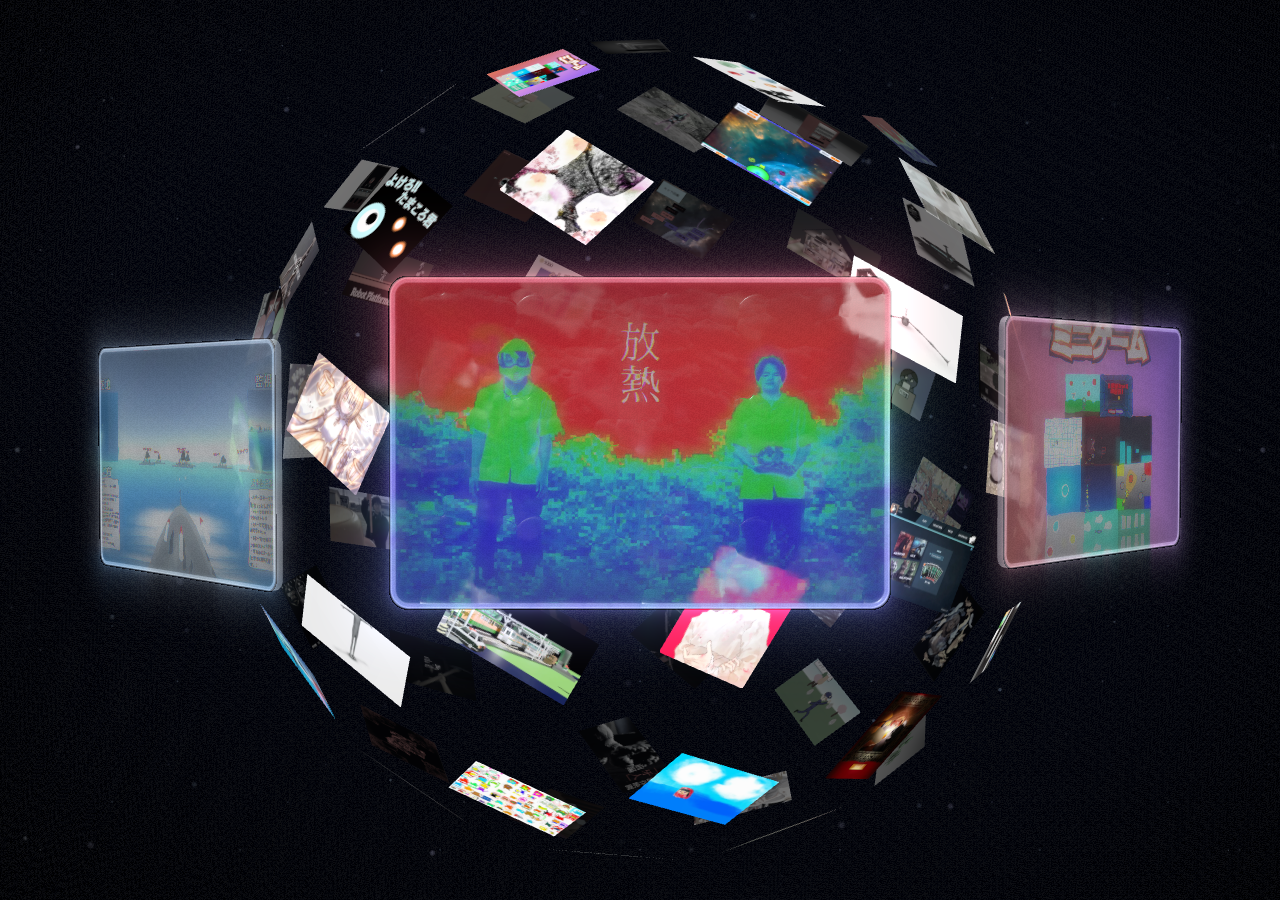
<file: index.html>
<!doctype html>
<html lang="ja" data-theme="grey" data-notitle="" data-minui="" data-nohud="">
<head>
  <meta charset="utf-8" />
  <meta name="viewport" content="width=device-width, initial-scale=1" />
  <title>生徒作品 — tsukurun GUNMA CREATIVE FACTORY</title>
  <meta name="description" content="tsukurunデジタルクリエイティブコンテスト（tDCC）の受賞作品。2DCG、3DCG、ゲーム、映像。" />
  <meta name="theme-color" content="#A2A8AE" />
  <meta name="robots" content="noindex, nofollow" />
  <link rel="icon" href="./favicon.svg" type="image/svg+xml" />
  <link rel="preconnect" href="https://fonts.googleapis.com" />
  <link rel="preconnect" href="https://fonts.gstatic.com" crossorigin />
  <link href="https://fonts.googleapis.com/css2?family=Space+Grotesk:wght@400;500;600&family=Zen+Kaku+Gothic+New:wght@400;500;700;900&family=JetBrains+Mono:wght@400;500&display=swap" rel="stylesheet" />
  <script>
    // background before first paint (v0.5c: the title's shared space; ?bg=dark | pastel | black, same aliases as main.js)
    (function () { var b = 'dark'; try { var v = new URLSearchParams(location.search).get('bg'); v = ({ space: 'dark', navy: 'dark', grey: 'dark', white: 'pastel' })[v] || v; if (v === 'pastel' || v === 'black') b = v; } catch (e) {} var h = document.documentElement; h.dataset.bg = b; h.dataset.theme = b === 'pastel' ? 'grey' : 'navy'; })();
  </script>
  <script>document.documentElement.dataset.nohud = "";</script>
    <script type="module" crossorigin src="./assets/main-CmVUf9xu.js"></script>
  <link rel="stylesheet" crossorigin href="./assets/main-RwUSP7GJ.css">
</head>
<body class="works-page">
  <header class="hdr">
    <a class="hdr__logo" href="index.html" aria-label="tsukurun トップへ" data-logo></a>
    <nav class="hdr__nav" id="primary-nav" aria-label="メイン">
      <a href="index.html#about">About</a>
      <a href="index.html#make">Make</a>
      <a href="works.html" class="is-active" aria-current="page">Works</a>
      <a href="index.html#program">Program</a>
      <a href="index.html#access">Access</a>
    </nav>
    <div class="hdr__right">
      <button class="matswitch mono" type="button" hidden data-matswitch data-cursor="MAT" aria-label="カッターマットの色を切り替える"><i class="matswitch__chip" aria-hidden="true"></i><span class="matswitch__k">MAT</span><span data-matswitch-label>GREY</span></button>
      <a class="btn btn--accent" href="https://gunma-tsukurun.jp/reserve/" target="_blank" rel="noopener">予約する<i class="btn__arrow" aria-hidden="true">→</i></a>
      <button class="hdr__menu" type="button" aria-label="メニュー" aria-controls="primary-nav" aria-expanded="false"><span></span><span></span></button>
    </div>
  </header>

  <canvas class="wk-gl" aria-hidden="true"></canvas>

  <main class="wk">
    <h1 class="wk__title"><span class="wk__k mono">WORKS — tDCC award winners</span><span class="wk__h"><span class="nw">みんなが、</span><br /><span class="nw">つくったもの。</span></span></h1>

    <div class="wk__hover mono" aria-hidden="true"><b data-hover-title></b><span data-hover-meta></span></div>

    <div class="wk__info">
      <p class="wk__count mono"><b data-count>65</b> WORKS</p>
      <p class="wk__lead">tsukurunデジタルクリエイティブコンテスト（tDCC）の受賞作品。触って、回して、のぞいてみよう。</p>
      <p class="wk__src mono">出典：<a href="https://gunma-tsukurun.jp/look/" target="_blank" rel="noopener">tsukurun ポートフォリオ</a></p>
    </div>

    <!-- one dataset, two views: sphere (explore) and list (find) -->
    <div class="wk__views" role="tablist" aria-label="表示の切り替え">
      <button type="button" role="tab" data-view="sphere" aria-selected="true">球体<span class="mono">SPHERE</span></button>
      <button type="button" role="tab" data-view="list" aria-selected="false">一覧<span class="mono">LIST</span></button>
    </div>
    <p class="wk__drag mono"><i></i>DRAG TO ROTATE<span class="pc"> — ドラッグで回す</span></p>
    <nav class="wk__filters" aria-label="分野で絞り込む" data-filters></nav>

    <section class="wl" aria-label="作品一覧" data-list hidden>
      <div class="wl__inner">
        <header class="wl__head">
          <p class="mono wl__k">WORKS — LIST</p>
          <h2 class="wl__h">作品一覧</h2>
          <p class="wl__lead">コンテストの回ごとに、グランプリ → 優秀賞 → 審査員特別賞の順。カードを選ぶと詳細、詳細から球体の中の位置へも移動できます。</p>
        </header>
        <div class="wl__groups" data-groups></div>
        <p class="wl__src mono">出典：<a href="https://gunma-tsukurun.jp/look/" target="_blank" rel="noopener">tsukurun ポートフォリオ（gunma-tsukurun.jp/look/）</a>。実名の作者は苗字のみの表記にしています。</p>
      </div>
    </section>
    <button class="wl__close mono" type="button" data-list-close aria-label="一覧を閉じて球体に戻る">CLOSE ✕</button>
  </main>

  <div class="lb" role="dialog" aria-modal="true" aria-labelledby="lb-title" hidden>
    <button class="lb__close mono" type="button" data-close>CLOSE ✕</button>
    <figure class="lb__fig"><img alt="" data-lb-img /></figure>
    <div class="lb__body">
      <p class="lb__awards" data-lb-awards></p>
      <h2 class="lb__title" id="lb-title" data-lb-title></h2>
      <dl class="lb__meta">
        <div><dt class="mono">CREATOR</dt><dd data-lb-by></dd></div>
        <div><dt class="mono">CATEGORY</dt><dd data-lb-cat></dd></div>
        <div data-row-theme><dt class="mono">THEME</dt><dd data-lb-theme></dd></div>
        <div><dt class="mono">TOOLS</dt><dd data-lb-tool></dd></div>
        <div><dt class="mono">CONTEST</dt><dd data-lb-contest></dd></div>
      </dl>
      <details class="lb__comment" data-row-comment>
        <summary class="mono">審査員コメント</summary>
        <p data-lb-comment></p>
      </details>
      <div class="lb__links" data-lb-links></div>
      <div class="lb__nav">
        <button type="button" class="mono" data-prev>← PREV</button>
        <span class="mono" data-lb-idx></span>
        <button type="button" class="mono" data-next>NEXT →</button>
      </div>
    </div>
  </div>

</body>
</html>
</file>
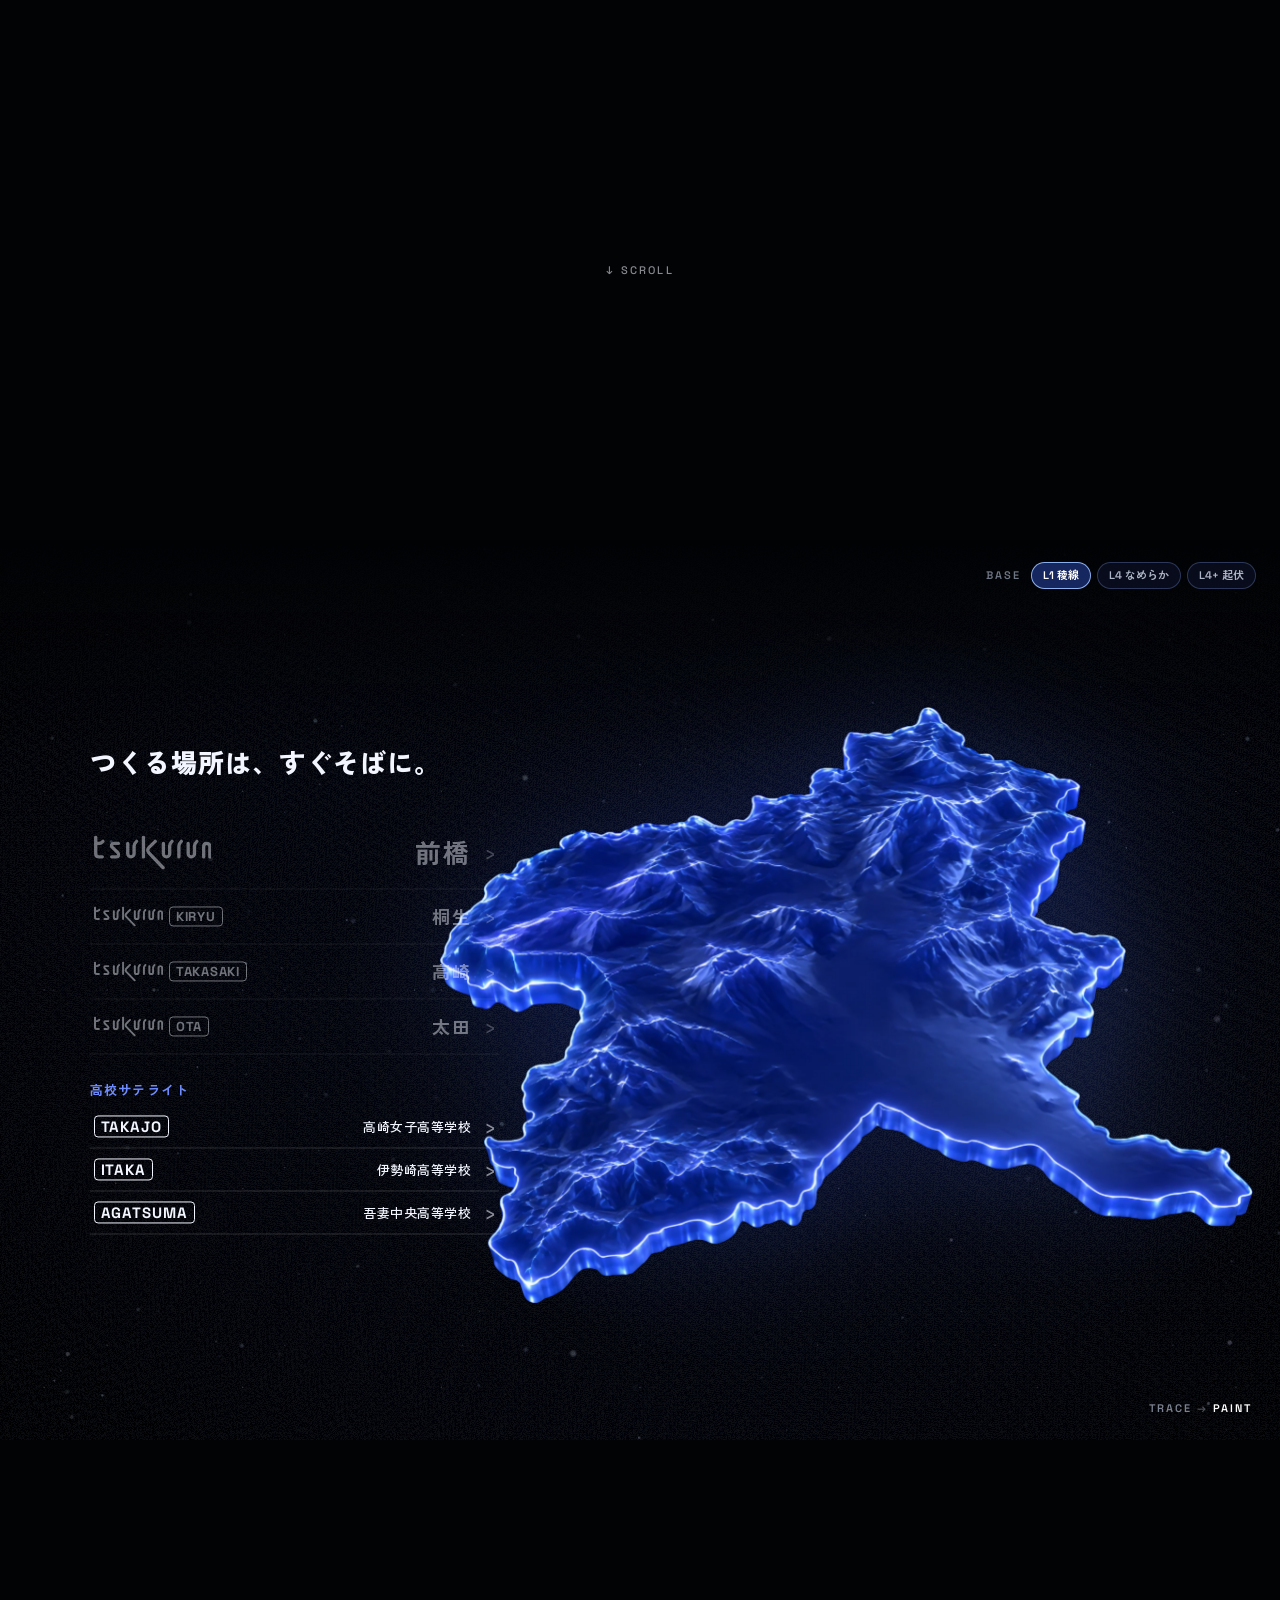
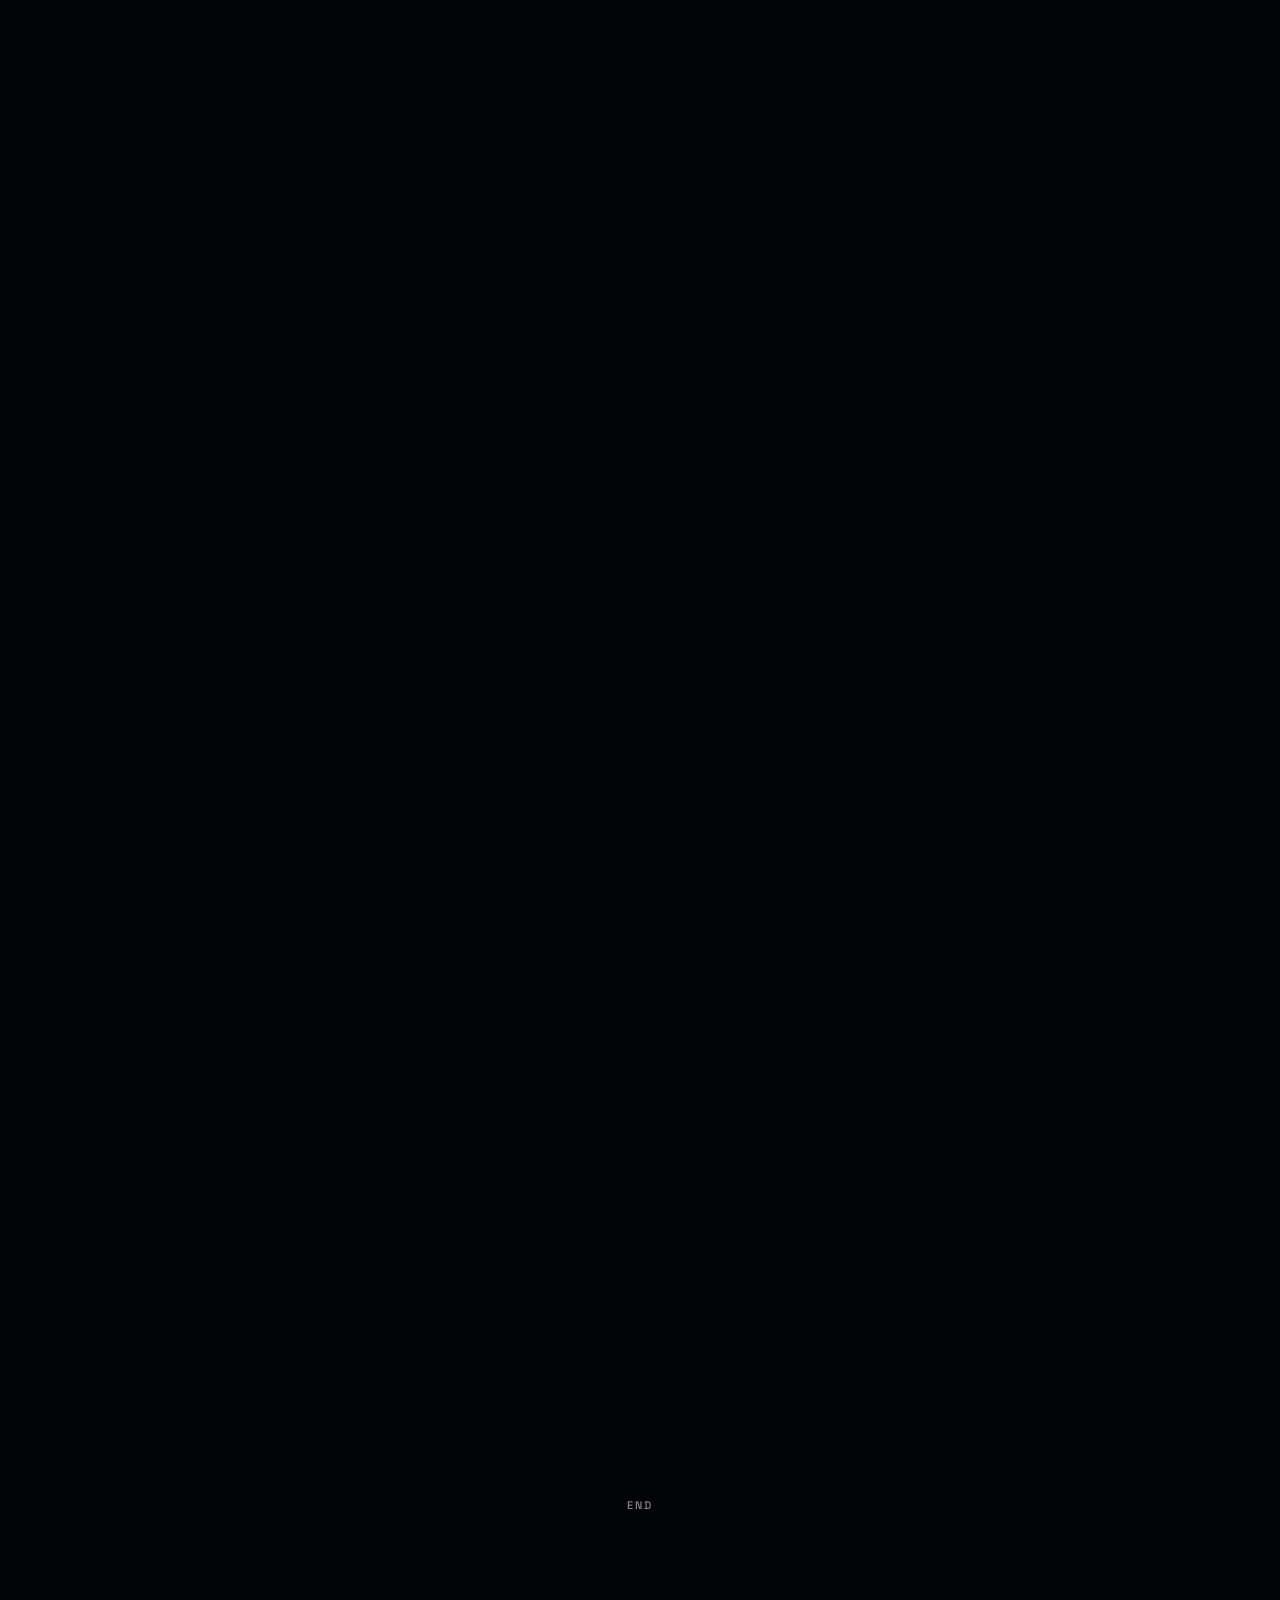
<file: map-v05h.html>
<!doctype html>
<html lang="ja" data-blur="18">
<head>
  <meta charset="utf-8" />
  <meta name="viewport" content="width=device-width, initial-scale=1" />
  <title>tsukurun — つくる場所は、すぐそばに。（地図 v0.5h 試作・なぞって素材切替）</title>
  <meta name="robots" content="noindex, nofollow" />
  <link rel="preconnect" href="https://fonts.googleapis.com" />
  <link rel="preconnect" href="https://fonts.gstatic.com" crossorigin />
  <link href="https://fonts.googleapis.com/css2?family=Space+Grotesk:wght@400;500;600;700&family=Zen+Kaku+Gothic+New:wght@400;500;700;900&display=swap" rel="stylesheet" />
  <link rel="icon" href="./favicon.svg" type="image/svg+xml" />
  <script>
    // ?bg=dark (default) | pastel | black ; ?ui=0 hides all text ; ?still=1 all labels, no motion ; ?base=l1|l4|l4b the blue glass ; ?auto=0 no idle auto-stroke
    (function () {
      var q = new URLSearchParams(location.search), bg = q.get('bg');
      if (bg === 'space') bg = 'dark';
      if (bg === 'white') bg = 'pastel';
      document.documentElement.dataset.bg = bg === 'pastel' || bg === 'black' ? bg : 'dark';
      if (q.get('ui') === '0') document.documentElement.classList.add('no-ui');
    })();
  </script>
  <script type="module" crossorigin src="./assets/asset-CbO5k37n.js"></script>
  <script type="module" crossorigin src="./assets/Backdrop-D_4hYVfo.js"></script>
  <script type="module" crossorigin src="./assets/map05f-page-DKUJYKjd.js"></script>
  <link rel="stylesheet" crossorigin href="./assets/map05f-page-DBNxZyGG.css">
  <link rel="stylesheet" crossorigin href="./assets/jellymap-3FwRRrJK.css">
  <link rel="stylesheet" crossorigin href="./assets/map05c-DFsMXuDB.css">
</head>
<body>
  <div class="jm-pad" aria-hidden="true"><p class="jm-note">↓ SCROLL</p></div>

  <section class="jm" aria-labelledby="jm-h">
    <div class="jm__sticky">
      <canvas class="jm__gl" aria-hidden="true"></canvas>
      <div class="mc-stage" aria-hidden="true">
        <div class="mc-map">
          <img class="mc-glow" alt="" decoding="async" />
          <div class="mc-body">
            <canvas class="mc-mix"></canvas>
          </div>
        </div>
      </div>
      <div class="jm__tags" aria-hidden="true"></div>
      <p class="mt-mat" aria-hidden="true">TRACE <span class="mt-mat__arrow">→</span> <span class="mt-mat__name">PAINT</span></p>
      <div class="mt-base" role="group" aria-label="ベースの青（比較用）">
        <span class="mt-base__lb">BASE</span>
        <button type="button" data-base="l1">L1 稜線</button>
        <button type="button" data-base="l4">L4 なめらか</button>
        <button type="button" data-base="l4b">L4+ 起伏</button>
      </div>
      <div class="jm__copy">
        <h2 class="jm__h" id="jm-h">つくる場所は、すぐそばに。</h2>
        <ul class="jm__list" data-list="main"></ul>
        <p class="jm__sub">高校サテライト</p>
        <ul class="jm__list jm__list--sat" data-list="sat"></ul>
      </div>
    </div>
  </section>

  <div class="jm-pad jm-pad--end" aria-hidden="true"><p class="jm-note">END</p></div>
</body>
</html>
</file>
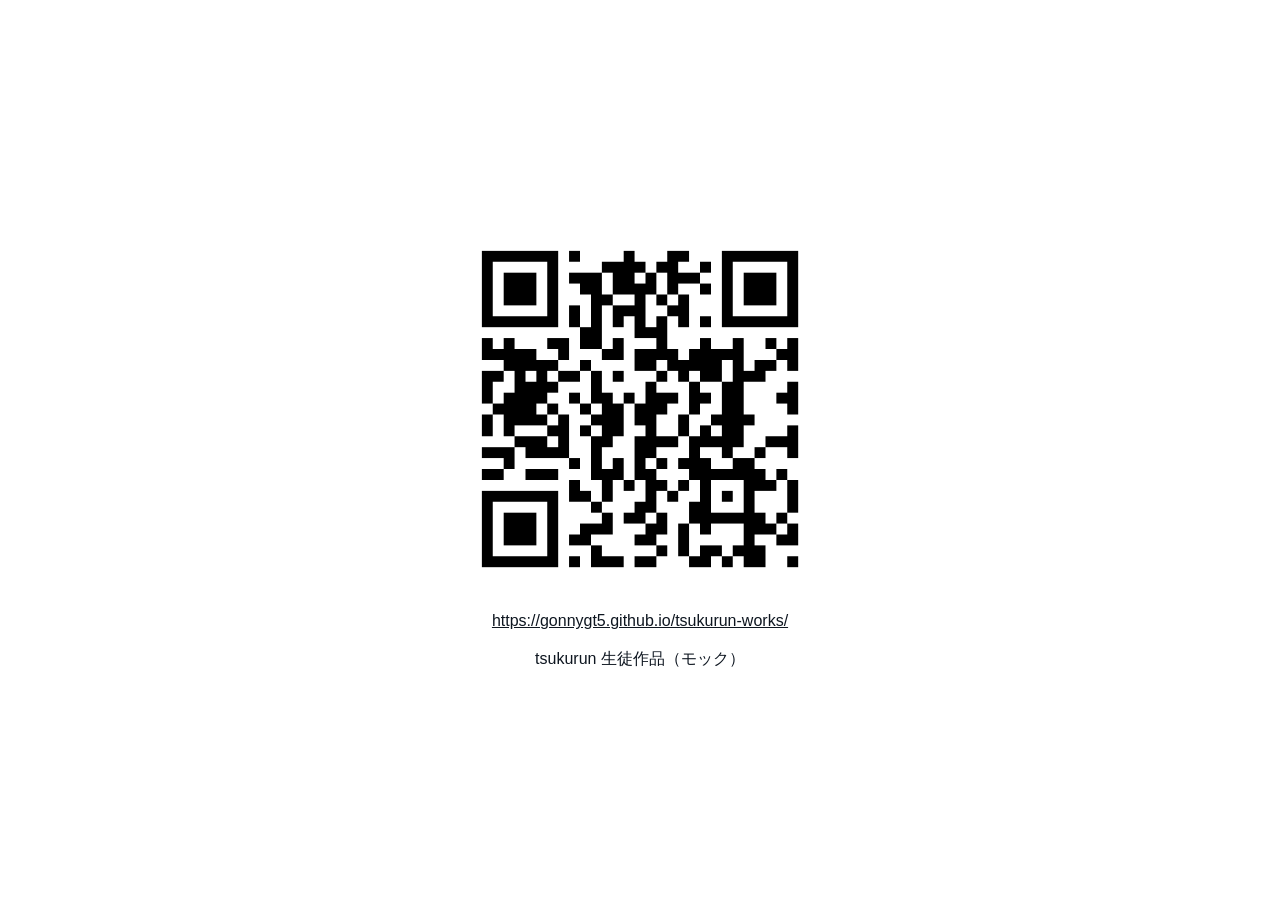
<file: qr.html>
<!doctype html>
<html lang="ja"><head><meta charset="utf-8"><meta name="viewport" content="width=device-width, initial-scale=1"><meta name="robots" content="noindex, nofollow">
<title>tsukurun 生徒作品 — QR</title>
<style>body{margin:0;min-height:100vh;display:grid;place-items:center;background:#fff;color:#0e1620;font:16px/1.6 -apple-system,"Hiragino Sans","Noto Sans JP",sans-serif;text-align:center}img{width:min(70vw,360px);height:auto}p{margin:12px 0 0}a{color:#0e1620}@media print{p.hint{display:none}}</style></head>
<body><div><img src="qr.png" alt="QR コード"><p><a href="./">https://gonnygt5.github.io/tsukurun-works/</a></p><p class="hint">tsukurun 生徒作品（モック）</p></div></body></html>
</file>
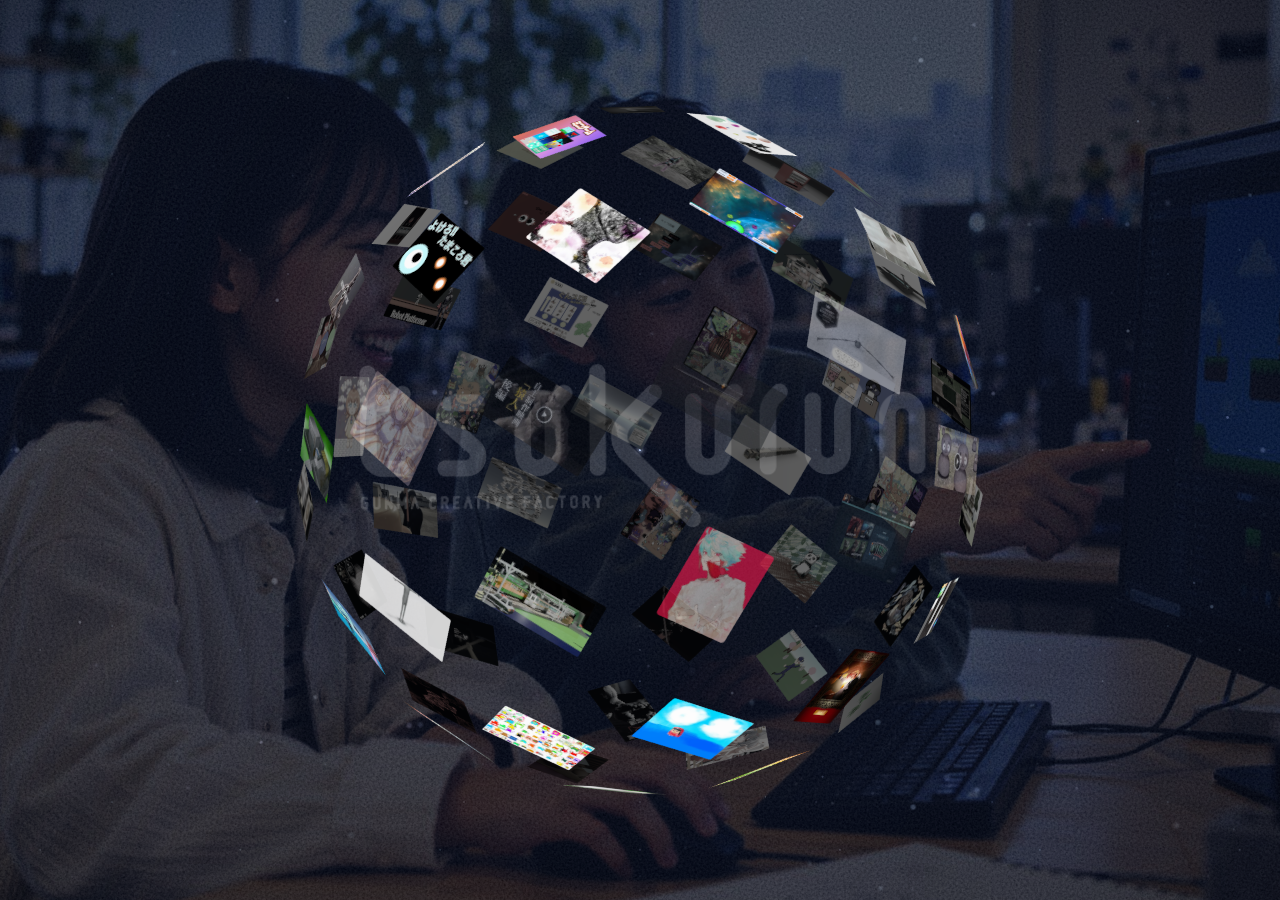
<file: top.html>
<!doctype html>
<html lang="ja" data-theme="grey" data-notitle="" data-minui="">
<head>
  <meta charset="utf-8" />
  <meta name="viewport" content="width=device-width, initial-scale=1" />
  <title>tsukurun トップ案（調整用）</title>
  <meta name="description" content="tsukurunデジタルクリエイティブコンテスト（tDCC）の受賞作品。2DCG、3DCG、ゲーム、映像。" />
  <meta name="theme-color" content="#A2A8AE" />
  <meta name="robots" content="noindex, nofollow" />
  <link rel="icon" href="./favicon.svg" type="image/svg+xml" />
  <link rel="preconnect" href="https://fonts.googleapis.com" />
  <link rel="preconnect" href="https://fonts.gstatic.com" crossorigin />
  <link href="https://fonts.googleapis.com/css2?family=Space+Grotesk:wght@400;500;600&family=Zen+Kaku+Gothic+New:wght@400;500;700;900&family=JetBrains+Mono:wght@400;500&display=swap" rel="stylesheet" />
  <script>
    // background before first paint (v0.5c: the title's shared space; ?bg=dark | pastel | black, same aliases as main.js)
    (function () { var b = 'dark'; try { var v = new URLSearchParams(location.search).get('bg'); v = ({ space: 'dark', navy: 'dark', grey: 'dark', white: 'pastel' })[v] || v; if (v === 'pastel' || v === 'black') b = v; } catch (e) {} var h = document.documentElement; h.dataset.bg = b; h.dataset.theme = b === 'pastel' ? 'grey' : 'navy'; })();
  </script>
  <script type="module" crossorigin src="./assets/main-CmVUf9xu.js"></script>
  <link rel="stylesheet" crossorigin href="./assets/main-RwUSP7GJ.css">
</head>
<body class="works-page">
  <header class="hdr">
    <a class="hdr__logo" href="index.html" aria-label="tsukurun トップへ" data-logo></a>
    <nav class="hdr__nav" id="primary-nav" aria-label="メイン">
      <a href="index.html#about">About</a>
      <a href="index.html#make">Make</a>
      <a href="works.html" class="is-active" aria-current="page">Works</a>
      <a href="index.html#program">Program</a>
      <a href="index.html#access">Access</a>
    </nav>
    <div class="hdr__right">
      <button class="matswitch mono" type="button" hidden data-matswitch data-cursor="MAT" aria-label="カッターマットの色を切り替える"><i class="matswitch__chip" aria-hidden="true"></i><span class="matswitch__k">MAT</span><span data-matswitch-label>GREY</span></button>
      <a class="btn btn--accent" href="https://gunma-tsukurun.jp/reserve/" target="_blank" rel="noopener">予約する<i class="btn__arrow" aria-hidden="true">→</i></a>
      <button class="hdr__menu" type="button" aria-label="メニュー" aria-controls="primary-nav" aria-expanded="false"><span></span><span></span></button>
    </div>
  </header>

  <canvas class="wk-gl" aria-hidden="true"></canvas>

  <main class="wk">
    <h1 class="wk__title"><span class="wk__k mono">WORKS — tDCC award winners</span><span class="wk__h"><span class="nw">みんなが、</span><br /><span class="nw">つくったもの。</span></span></h1>

    <div class="wk__hover mono" aria-hidden="true"><b data-hover-title></b><span data-hover-meta></span></div>

    <div class="wk__info">
      <p class="wk__count mono"><b data-count>65</b> WORKS</p>
      <p class="wk__lead">tsukurunデジタルクリエイティブコンテスト（tDCC）の受賞作品。触って、回して、のぞいてみよう。</p>
      <p class="wk__src mono">出典：<a href="https://gunma-tsukurun.jp/look/" target="_blank" rel="noopener">tsukurun ポートフォリオ</a></p>
    </div>

    <!-- one dataset, two views: sphere (explore) and list (find) -->
    <div class="wk__views" role="tablist" aria-label="表示の切り替え">
      <button type="button" role="tab" data-view="sphere" aria-selected="true">球体<span class="mono">SPHERE</span></button>
      <button type="button" role="tab" data-view="list" aria-selected="false">一覧<span class="mono">LIST</span></button>
    </div>
    <p class="wk__drag mono"><i></i>DRAG TO ROTATE<span class="pc"> — ドラッグで回す</span></p>
    <nav class="wk__filters" aria-label="分野で絞り込む" data-filters></nav>

    <section class="wl" aria-label="作品一覧" data-list hidden>
      <div class="wl__inner">
        <header class="wl__head">
          <p class="mono wl__k">WORKS — LIST</p>
          <h2 class="wl__h">作品一覧</h2>
          <p class="wl__lead">コンテストの回ごとに、グランプリ → 優秀賞 → 審査員特別賞の順。カードを選ぶと詳細、詳細から球体の中の位置へも移動できます。</p>
        </header>
        <div class="wl__groups" data-groups></div>
        <p class="wl__src mono">出典：<a href="https://gunma-tsukurun.jp/look/" target="_blank" rel="noopener">tsukurun ポートフォリオ（gunma-tsukurun.jp/look/）</a>。実名の作者は苗字のみの表記にしています。</p>
      </div>
    </section>
    <button class="wl__close mono" type="button" data-list-close aria-label="一覧を閉じて球体に戻る">CLOSE ✕</button>
  </main>

  <div class="lb" role="dialog" aria-modal="true" aria-labelledby="lb-title" hidden>
    <button class="lb__close mono" type="button" data-close>CLOSE ✕</button>
    <figure class="lb__fig"><img alt="" data-lb-img /></figure>
    <div class="lb__body">
      <p class="lb__awards" data-lb-awards></p>
      <h2 class="lb__title" id="lb-title" data-lb-title></h2>
      <dl class="lb__meta">
        <div><dt class="mono">CREATOR</dt><dd data-lb-by></dd></div>
        <div><dt class="mono">CATEGORY</dt><dd data-lb-cat></dd></div>
        <div data-row-theme><dt class="mono">THEME</dt><dd data-lb-theme></dd></div>
        <div><dt class="mono">TOOLS</dt><dd data-lb-tool></dd></div>
        <div><dt class="mono">CONTEST</dt><dd data-lb-contest></dd></div>
      </dl>
      <details class="lb__comment" data-row-comment>
        <summary class="mono">審査員コメント</summary>
        <p data-lb-comment></p>
      </details>
      <div class="lb__links" data-lb-links></div>
      <div class="lb__nav">
        <button type="button" class="mono" data-prev>← PREV</button>
        <span class="mono" data-lb-idx></span>
        <button type="button" class="mono" data-next>NEXT →</button>
      </div>
    </div>
  </div>

  <!-- page preset: read by src/works/main.js (the query string wins: ?logo= ?size= ?hud= ?glass= ; ?ui=0 = no panel) -->
  <script>
    // opening settings, both FIXED 2026-10-13 from the client's screenshots, UI hidden (H / the bottom-right corner
    // bring the panel back). The query string wins over these.
    (function () {
      var pc = innerWidth >= 900 && innerWidth > innerHeight;
      window.__WK = pc
        ? { logo: '2d', size: 0.85, fade: 0.55, glass: false, hud: false, photo: '1', tint: 0.55, dim: 0.28, navy: 0.8, noise: 'slow', intro: 'mix', float: '1', ui: '0' }
        : { logo: '2d', size: 1.4, fade: 0.55, glass: false, hud: false, photo: '1', tint: 0.3, dim: 0.14, navy: 1, noise: 'film', intro: 'fade', ui: '0' };
    })();
  </script>   <!-- photo slideshow on, no grain, by default (2026-10-13) -->
  <!-- study panel: the logo looks, the globe scale, and a button that hides the panel (H brings it back) -->
  <style>.lg{z-index:5;color:#fff;flex-direction:column;align-items:flex-end;gap:10px;font:500 12px/1 Space Grotesk,Zen Kaku Gothic New,sans-serif;display:flex;position:fixed;bottom:18px;right:18px}@media (width<=700px){.lg{-webkit-backdrop-filter:blur(8px);backdrop-filter:blur(8px);-webkit-overflow-scrolling:touch;background:#060a12b8;border-radius:14px;align-items:stretch;gap:8px;max-height:42vh;padding:10px;bottom:8px;left:8px;right:8px;overflow-y:auto}.lg__row{justify-content:flex-start;max-width:none}.lg button{padding:8px 11px}.lg__scale{flex:100%;justify-content:space-between}.lg__scale input{flex:1;width:auto}}.lg__copied{opacity:0;margin-left:6px;transition:opacity .3s}.lg__copied.is-on{opacity:1}.lg__row{flex-wrap:wrap;justify-content:flex-end;align-items:center;gap:6px;max-width:calc(100vw - 36px);display:flex}.lg button{appearance:none;width:auto;min-width:0;height:auto;font:inherit;white-space:nowrap;color:#fff;cursor:pointer;-webkit-backdrop-filter:blur(6px);backdrop-filter:blur(6px);background:#0a0e148c;border:1px solid #ffffff4d;border-radius:999px;margin:0;padding:9px 14px}.lg button[aria-pressed=true]{color:#0e1620;background:#fff}.lg__scale{-webkit-backdrop-filter:blur(6px);backdrop-filter:blur(6px);background:#0a0e148c;border:1px solid #ffffff4d;border-radius:999px;align-items:center;gap:10px;padding:8px 14px;display:flex}.lg__scale input{accent-color:#fff;width:160px}.lg__scale output{text-align:right;font-variant-numeric:tabular-nums;min-width:3.2em}[data-nolg] .lg{display:none}.lg-back{z-index:5;color:#ffffffb3;cursor:pointer;-webkit-backdrop-filter:blur(6px);backdrop-filter:blur(6px);background:#0a0e1473;border:1px solid #ffffff40;border-radius:50%;width:34px;height:34px;font:600 13px/1 sans-serif;display:none;position:fixed;bottom:18px;right:18px}[data-nolg] .lg-back{display:block}[data-noui] .lg-back{opacity:0;transition:opacity .3s}[data-noui] .lg-back:hover,[data-noui] .lg-back:focus-visible{opacity:1}[data-uiclean] .lg,[data-uiclean] .lg-back{display:none!important}</style>
  <div class="lg" role="group" aria-label="ロゴの検討">
    <div class="lg__row">
      <button type="button" data-look="2d" aria-pressed="true">白ロゴ</button>
      <button type="button" data-look="cyan" aria-pressed="false">水色ロゴ</button>
      <button type="button" data-look="porcelain" aria-pressed="false">3D 白磁</button>
      <button type="button" data-look="glass" aria-pressed="false">3D 白ガラス</button>
      <button type="button" data-look="cyan3d" aria-pressed="false">3D 水色ガラス</button>
    </div>
    <div class="lg__row">
      <label class="lg__scale">地球儀 <input type="range" min="0.8" max="2.2" step="0.05" value="1.4" data-scale><output data-scale-out>×1.40</output></label>
      <label class="lg__scale">手前の透け <input type="range" min="0" max="0.9" step="0.05" value="0.55" data-fade><output data-fade-out>0.55</output></label>
      <button type="button" data-copy title="今の設定を開く URL をコピー（デザイナーさんの決定値の受け渡し用）">この設定の URL をコピー</button><span class="lg__copied" data-copied>コピーしました</span>
      <button type="button" data-hide title="右下の UI で戻ります（H キーでも）">UI を消す</button>
    </div>
    <div class="lg__row">
      <button type="button" data-photo="0" aria-pressed="true">背景：宇宙</button>
      <button type="button" data-photo="1" aria-pressed="false">背景：写真＋青（スライド）</button>
      <label class="lg__scale">青み <input type="range" min="0" max="1" step="0.05" value="0.6" data-tint><output data-tint-out>0.60</output></label>
      <label class="lg__scale">明るさ <input type="range" min="0.1" max="1.0" step="0.02" value="0.32" data-dim><output data-dim-out>0.32</output></label>
      <label class="lg__scale">紺の濃さ <input type="range" min="0" max="1" step="0.05" value="0.5" data-navy><output data-navy-out>0.50</output></label>
      <button type="button" data-noise="none" aria-pressed="false">粒子なし</button>
      <button type="button" data-noise="fine" aria-pressed="true">細（ゆっくり）</button>
      <button type="button" data-noise="film" aria-pressed="false">フィルム（静止）</button>
      <button type="button" data-noise="slow" aria-pressed="false">フィルム（超ゆっくり）</button>
      <button type="button" data-noise="film2" aria-pressed="false">フィルム（強）</button>
    </div>
    <div class="lg__row">
      <span style="opacity:.7">イントロ</span>
      <button type="button" data-intro="fly" aria-pressed="false">カメラ前から</button>
      <button type="button" data-intro="fade" aria-pressed="false">透明から</button>
      <button type="button" data-intro="mixA" aria-pressed="false">両方（前の版）</button>
      <button type="button" data-intro="mix" aria-pressed="false">両方（調整版）</button>
      <button type="button" data-intro="fix" aria-pressed="true">FIX版</button>
      <button type="button" data-replay title="もう一度">▶ 再生</button>
      <button type="button" data-float aria-pressed="false">ロゴ：ふわふわ</button>
    </div>
  </div>
  <button type="button" class="lg-back" data-back title="UI を戻す" aria-label="UI を戻す">UI</button>
  <script>
    (function () {
      const q = new URLSearchParams(location.search);
      if ((q.get('ui') ?? (window.__WK && window.__WK.ui)) === '0') { document.documentElement.dataset.nolg = ''; document.documentElement.dataset.uiclean = ''; }   // distribution: nothing on screen and no way to open the panel (?ui=1 for that)   // starts clean (phones by default); H / the corner button bring the panel back
      const looks = document.querySelectorAll('.lg [data-look]');
      const press = (k) => looks.forEach((o) => o.setAttribute('aria-pressed', String(o.dataset.look === k)));
      looks.forEach((b) => b.addEventListener('click', () => { window.__wkLogo && window.__wkLogo.set(b.dataset.look); press(b.dataset.look); }));
      if (q.get('logo')) press(q.get('logo'));
      const sl = document.querySelector('[data-scale]'), out = document.querySelector('[data-scale-out]');
      sl.value = q.get('size') || (window.__WK && window.__WK.size) || 1.4;
      const show = () => { out.value = '×' + (+sl.value).toFixed(2); };
      show();
      sl.addEventListener('input', () => { show(); window.__wkGallery && window.__wkGallery.setScale(+sl.value); });
      const fd = document.querySelector('[data-fade]'), fo = document.querySelector('[data-fade-out]');
      fd.value = q.get('fade') || (window.__WK && window.__WK.fade) || fd.value;
      fo.value = (+fd.value).toFixed(2);
      fd.addEventListener('input', () => { fo.value = (+fd.value).toFixed(2); window.__wkGallery && window.__wkGallery.setFrontFade(+fd.value); });
      document.querySelector('[data-hide]').addEventListener('click', () => { document.documentElement.dataset.nolg = ''; });
      const pb = document.querySelectorAll('.lg [data-photo]'), tn = document.querySelector('[data-tint]'), tno = document.querySelector('[data-tint-out]'), dm = document.querySelector('[data-dim]'), dmo = document.querySelector('[data-dim-out]');
      const photoUrl = () => window.__wkPhotos || './bg/students_placeholder.jpg';
      const applyPhoto = (on) => { window.__wkBackdrop && window.__wkBackdrop.setPhoto(on ? photoUrl() : null, { amount: +tn.value, dim: +dm.value }); pb.forEach((o) => o.setAttribute('aria-pressed', String((o.dataset.photo === '1') === on))); };
      pb.forEach((b) => b.addEventListener('click', () => applyPhoto(b.dataset.photo === '1')));
      const ib = document.querySelectorAll('.lg [data-intro]');
      let introKind = q.get('intro') || (window.__WK && window.__WK.intro) || 'fix';
      ib.forEach((o) => o.setAttribute('aria-pressed', String(o.dataset.intro === introKind)));
      ib.forEach((b) => b.addEventListener('click', () => { introKind = b.dataset.intro; ib.forEach((o) => o.setAttribute('aria-pressed', String(o === b))); window.__wkIntro && window.__wkIntro.play(introKind); }));
      document.querySelector('[data-replay]').addEventListener('click', () => { window.__wkIntro && window.__wkIntro.play(introKind); });
      const fl = document.querySelector('[data-float]');
      if ((q.get('float') ?? (window.__WK && window.__WK.float)) == '1') fl.setAttribute('aria-pressed', 'true');
      fl.addEventListener('click', () => { const on = fl.getAttribute('aria-pressed') !== 'true'; fl.setAttribute('aria-pressed', String(on)); window.__wkLogo && window.__wkLogo.setFloat(on); });
      const G1 = './bg/grain/film_grain_512.png', G2 = './bg/grain/film_grain_512_strong.png';
      const NOISE = { none: { grain: 0, fine: 0 }, fine: { grain: 0, fine: 0.045, fineSpeed: 0.5 }, film: { grain: 0.13, fine: 0, drift: 0, tile: G1 }, slow: { grain: 0.11, fine: 0, drift: 0.12, tile: G1 }, film2: { grain: 0.17, fine: 0, drift: 0, tile: G2 } };
      const nv = document.querySelector('[data-navy]'), nvo = document.querySelector('[data-navy-out]');
      nv.value = q.get('navy') || (window.__WK && window.__WK.navy) || nv.value;
      nvo.value = (+nv.value).toFixed(2);
      nv.addEventListener('input', () => { nvo.value = (+nv.value).toFixed(2); window.__wkBackdrop && window.__wkNavy && window.__wkBackdrop.setPhoto(photoUrl(), { tint: window.__wkNavy(+nv.value) }); });
      const nb = document.querySelectorAll('.lg [data-noise]');
      nb.forEach((b) => b.addEventListener('click', () => { window.__wkBackdrop && window.__wkBackdrop.setPhoto(photoUrl(), NOISE[b.dataset.noise]); nb.forEach((o) => o.setAttribute('aria-pressed', String(o === b))); }));
      const noise0 = q.get('noise') ?? (window.__WK && window.__WK.noise); if (noise0) nb.forEach((o) => o.setAttribute('aria-pressed', String(o.dataset.noise === noise0)));
      const photoOn = (q.get('photo') ?? (window.__WK && window.__WK.photo)) ; if (photoOn && photoOn !== '0') pb.forEach((o) => o.setAttribute('aria-pressed', String(o.dataset.photo === '1')));
      tn.value = q.get('tint') || (window.__WK && window.__WK.tint) || tn.value;
      tno.value = (+tn.value).toFixed(2);
      dm.value = q.get('dim') || (window.__WK && window.__WK.dim) || dm.value;
      dmo.value = (+dm.value).toFixed(2);
      tn.addEventListener('input', () => { tno.value = (+tn.value).toFixed(2); window.__wkBackdrop && window.__wkBackdrop.setPhoto(photoUrl(), { amount: +tn.value }); });
      dm.addEventListener('input', () => { dmo.value = (+dm.value).toFixed(2); window.__wkBackdrop && window.__wkBackdrop.setPhoto(photoUrl(), { dim: +dm.value }); });
      document.querySelector('[data-back]').addEventListener('click', () => { delete document.documentElement.dataset.nolg; });
      // the current choices as a URL (opens clean, no panel) — for sending a decision back
      const pressed = (sel, attr) => { const b = document.querySelector(sel + '[aria-pressed="true"]'); return b ? b.dataset[attr] : null; };
      document.querySelector('[data-copy]').addEventListener('click', async () => {
        const p = new URLSearchParams();
        p.set('ui', '0');
        p.set('logo', pressed('.lg [data-look]', 'look') || '2d');
        p.set('size', (+document.querySelector('[data-scale]').value).toFixed(2));
        p.set('fade', (+document.querySelector('[data-fade]').value).toFixed(2));
        p.set('photo', pressed('.lg [data-photo]', 'photo') || '1');
        p.set('tint', (+tn.value).toFixed(2));
        p.set('dim', (+dm.value).toFixed(2));
        p.set('navy', (+nv.value).toFixed(2));
        p.set('noise', pressed('.lg [data-noise]', 'noise') || 'none');
        p.set('intro', introKind);
        if (fl.getAttribute('aria-pressed') === 'true') p.set('float', '1');
        const url = location.origin + location.pathname + '?' + p.toString();
        try { await navigator.clipboard.writeText(url); } catch (e) { window.prompt('この URL をコピーしてください', url); }
        const c = document.querySelector('[data-copied]'); c.classList.add('is-on'); setTimeout(() => c.classList.remove('is-on'), 1600);
      });
      addEventListener('keydown', (e) => { if ('uiclean' in document.documentElement.dataset) return; if (e.code === 'KeyH' || e.key === 'h' || e.key === 'H') {   // e.code: works with Japanese input on
        e.preventDefault(); if ('nolg' in document.documentElement.dataset) delete document.documentElement.dataset.nolg; else document.documentElement.dataset.nolg = ''; } });
    })();
  </script>
</body>
</html>
</file>
<file: assets/main-RwUSP7GJ.css>
:root,[data-theme=navy]{--navy:#0e1620;--navy-2:#131d29;--navy-3:#1a2633;--paper:#eef1f2;--paper-dim:rgba(var(--fg-rgb), .62);--muted:#8796a6;--line:rgba(var(--fg-rgb), .12);--line-strong:rgba(var(--fg-rgb), .24);--cyan:#5ec8f2;--jelly:#5ec8f2;--accent:#ff6a3d;--on-accent:#0e1620;--ink:#0a1017;--bg-rgb:14, 22, 32;--fg-rgb:238, 241, 242;--scrim-rgb:5, 8, 12;--glow-rgb:10, 16, 23;--mat:#16233a;--mat-tex:url(../hero/workbench/mat_navy_tile.webp);--light-a:.1;--lightningcss-light: ;--lightningcss-dark:initial;color-scheme:dark}[data-theme=grey]{--navy:#a2a8ae;--navy-2:#aab0b6;--navy-3:#b3b9be;--paper:#141a2e;--paper-dim:#141a2ebd;--muted:#3f4757;--line:#141a2e29;--line-strong:#141a2e4d;--cyan:#0b5a86;--jelly:#5ec8f2;--accent:#ff6a3d;--on-accent:#141a2e;--ink:#0a1017;--bg-rgb:162, 168, 174;--fg-rgb:20, 26, 46;--scrim-rgb:214, 218, 222;--glow-rgb:255, 255, 255;--mat:#9ea4aa;--mat-tex:url(../hero/workbench/mat_grey_tile.webp);--light-a:.22;--lightningcss-light:initial;--lightningcss-dark: ;color-scheme:light}:root{--mat-size:760px;--f-en:"Space Grotesk", system-ui, sans-serif;--f-jp:"Zen Kaku Gothic New", "Hiragino Sans", system-ui, sans-serif;--f-mono:"JetBrains Mono", ui-monospace, monospace;--gutter:clamp(16px, 3.2vw, 48px);--ease:cubic-bezier(.22, 1, .36, 1);--ease-io:cubic-bezier(.65, 0, .35, 1)}*,:before,:after{box-sizing:border-box}html{-webkit-text-size-adjust:100%}html.lenis,html.lenis body{height:auto}.lenis.lenis-smooth{scroll-behavior:auto!important}body{background:var(--navy) var(--mat-tex) 0 0 / var(--mat-size) repeat;color:var(--paper);font-family:var(--f-jp);font-feature-settings:"palt";-webkit-font-smoothing:antialiased;margin:0;overflow-x:hidden}a{color:inherit;text-decoration:none}button{font:inherit;color:inherit;cursor:pointer;background:0 0;border:0;padding:0}.mono{font-family:var(--f-mono);letter-spacing:.08em;text-transform:uppercase;font-size:11px;font-weight:400}.sr-only{clip:rect(0 0 0 0);white-space:nowrap;width:1px;height:1px;position:absolute;overflow:hidden}::selection{background:var(--jelly);color:#0e1620}@media (hover:hover) and (pointer:fine){html.has-cursor,html.has-cursor *{cursor:none!important}}.loader{z-index:100;background:var(--navy) var(--mat-tex) 0 0 / var(--mat-size) repeat;transition:opacity .9s var(--ease), visibility 0s .9s;place-items:center;display:grid;position:fixed;inset:0}body:not(.is-loading) .loader{opacity:0;visibility:hidden;pointer-events:none}.loader__logo{width:min(340px,64vw);color:var(--cyan);display:grid}.loader__logo svg{grid-area:1/1}.loader__logo .ghost{color:rgba(var(--fg-rgb), .08)}.loader__logo .ghost path{stroke-dasharray:none!important;stroke-dashoffset:0!important}.loader__logo svg{width:100%;height:auto;display:block;overflow:visible}.loader__logo path{stroke-dasharray:var(--len);stroke-dashoffset:calc(var(--len) * (1 - var(--p,0)));transition:stroke-dashoffset .4s var(--ease)}.loader__meta{left:var(--gutter);right:var(--gutter);bottom:var(--gutter);color:var(--muted);justify-content:space-between;display:flex;position:absolute}.loader__pct{color:var(--paper);font-variant-numeric:tabular-nums}.cursor{z-index:90;pointer-events:none;mix-blend-mode:normal;position:fixed;top:0;left:0}.cursor__ring{border:1px solid rgba(var(--fg-rgb), .7);width:44px;height:44px;transition:width .5s var(--ease), height .5s var(--ease), margin .5s var(--ease), background-color .4s, border-color .4s;border-radius:50%;place-items:center;margin:-22px 0 0 -22px;display:grid;position:absolute}.cursor__swatch{background:var(--sw,var(--cyan));width:8px;height:8px;transition:background-color .4s, transform .5s var(--ease);box-shadow:0 0 12px var(--sw,var(--cyan));border-radius:50%}.cursor__label{white-space:nowrap;color:var(--paper);opacity:0;transition:opacity .3s, transform .4s var(--ease);position:absolute;top:-6px;left:30px;transform:translate(-6px)}.cursor.is-hover .cursor__ring{background:var(--paper);border-color:var(--paper);width:84px;height:84px;margin:-42px 0 0 -42px}.cursor.is-hover .cursor__swatch{transform:scale(0)}.cursor.is-hover .cursor__label{opacity:1;text-align:center;width:80px;color:var(--navy);font-weight:500;top:-7px;left:-40px;transform:translate(0)}.cursor.is-mat .cursor__label{opacity:.85;font-size:10px;transform:translate(0)}.cursor.is-hidden{opacity:0}.cursor.is-down .cursor__ring{width:30px;height:30px;margin:-15px 0 0 -15px}@media (hover:none),(pointer:coarse){.cursor{display:none}}.hdr{z-index:50;padding:18px var(--gutter);transition:transform .6s var(--ease), background-color .4s;justify-content:space-between;align-items:center;display:flex;position:fixed;inset:0 0 auto}.hdr.is-hidden{transform:translateY(-110%)}.hdr:focus-within{transform:none}:where(a,button,[tabindex]):focus-visible{outline:2px solid var(--cyan);outline-offset:4px;border-radius:4px}.hdr.is-solid{background:rgba(var(--bg-rgb), .78);-webkit-backdrop-filter:blur(14px)saturate(1.2);border-bottom:1px solid var(--line)}.hdr__logo{width:112px;color:var(--paper);display:block}.hdr__logo svg{width:100%;height:auto;display:block}.hdr__nav{font-family:var(--f-en);gap:clamp(14px,2vw,32px);font-size:14px;font-weight:500;display:flex}.hdr__nav a{color:var(--paper-dim);padding:6px 0;transition:color .3s;position:relative}.hdr__nav a:after{content:"";transform-origin:100%;height:1px;transition:transform .5s var(--ease);background:currentColor;position:absolute;bottom:0;left:0;right:0;transform:scaleX(0)}.hdr__nav a:hover,.hdr__nav a.is-active{color:var(--paper)}.hdr__nav a:hover:after,.hdr__nav a.is-active:after{transform-origin:0;transform:scaleX(1)}.hdr__right{align-items:center;gap:18px;display:flex}.lang{color:var(--muted);gap:6px;display:flex}.lang .is-on{color:var(--paper)}.hdr__menu{width:40px;height:40px;display:none;position:relative}.hdr__menu span{background:var(--paper);height:1.5px;position:absolute;left:10px;right:10px}.hdr__menu span:first-child{top:16px}.hdr__menu span:last-child{top:23px}.btn{--bh:40px;height:var(--bh);letter-spacing:.04em;isolation:isolate;border-radius:999px;align-items:center;gap:10px;padding:0 18px;font-size:13px;font-weight:700;display:inline-flex;position:relative;overflow:hidden}.btn--accent{background:var(--accent);color:var(--on-accent)}.btn:before{content:"";background:var(--paper);border-radius:inherit;transition:transform .5s var(--ease);z-index:-1;position:absolute;inset:0;transform:translateY(101%)}.btn:hover:before{transform:translateY(0)}.btn:hover{color:var(--navy)}.btn__arrow{font-style:normal;font-family:var(--f-en);transition:transform .5s var(--ease)}.btn:hover .btn__arrow{transform:translate(4px)}.btn--big{--bh:clamp(64px, 8vw, 96px);gap:18px;padding:0 clamp(28px,3.4vw,48px);font-size:clamp(18px,1.8vw,24px)}.gl{width:100%;height:100%;display:block;position:fixed;inset:0}.gl--hero{z-index:0;touch-action:pan-y}.intro-video{z-index:0;object-fit:cover;pointer-events:none;opacity:0;transition:opacity .5s var(--ease);background:#000}.intro-video.is-on{opacity:1;transition:none}.intro-skip{right:var(--gutter);bottom:var(--gutter);z-index:60;color:var(--paper-dim);opacity:0;pointer-events:none;padding:10px 0;transition:opacity .4s;position:fixed}.intro-skip.is-on{opacity:1;pointer-events:auto}body.is-intro .hero .hud,body.is-intro .hero__copy,body.is-intro .matbar,body.is-intro .scrollcue,body.is-intro .hdr,body.is-intro .paintzone{pointer-events:none;opacity:0!important}.hero-poster{z-index:0;object-fit:contain;background:#070b10;display:none}.static-experience .hero-poster{height:100svh;position:absolute}.static-experience .journey{background:var(--navy)}.static-experience .hero-poster{display:block}.static-experience #hero-gl,.static-experience .map-layer{display:none!important}.static-experience .hero{height:100svh}.static-experience .journey{height:auto;padding:120px var(--gutter) 96px}.static-experience .journey__sticky,.static-experience .steps{pointer-events:auto;width:auto;height:auto;position:static}.static-experience .step,.static-experience .step>*{position:static;opacity:1!important;visibility:visible!important;transform:none!important}.static-experience .step{margin-block:56px}.static-experience .journey .hud,.static-experience .geo,.static-experience .journey__bar{display:none}.static-experience .credit{display:block;position:static}.map-layer{z-index:1;opacity:0;visibility:hidden;pointer-events:none;position:fixed;inset:0}.map-layer:after{content:"";z-index:1;pointer-events:none;background:radial-gradient(70% 60% at 0% 100%, rgba(var(--bg-rgb), .82), rgba(var(--bg-rgb), 0) 70%), linear-gradient(rgba(var(--bg-rgb), .55), rgba(var(--bg-rgb), 0) 18%);position:absolute;inset:0}.map-layer .gl--map{position:absolute}.hero{z-index:2;pointer-events:none;height:140vh;position:relative}.hero__sticky{height:100svh;position:sticky;top:0}.hero__sticky:before{content:"";pointer-events:none;background:linear-gradient(rgba(var(--scrim-rgb), .72), rgba(var(--scrim-rgb), 0) 22%), linear-gradient(0deg, rgba(var(--scrim-rgb), .85), rgba(var(--scrim-rgb), 0) 38%);transition:opacity .6s;position:absolute;inset:0}body.is-intro .hero__sticky:before{opacity:0}.hero__sticky>*{pointer-events:auto}.hud{color:var(--paper-dim);flex-direction:column;gap:10px;display:flex;position:absolute}.hud--tl{left:var(--gutter);top:96px}.hud__idx{color:var(--paper)}.hud__hint{text-transform:none;letter-spacing:.02em;font-family:var(--f-jp);align-items:center;gap:8px;font-size:12px;display:inline-flex}.dot{background:var(--accent);border-radius:50%;width:6px;height:6px;animation:2s infinite pulse;box-shadow:0 0 #ff6a3d99}@keyframes pulse{70%{box-shadow:0 0 0 10px #ff6a3d00}to{box-shadow:0 0 #ff6a3d00}}.hero__copy{left:var(--gutter);bottom:var(--gutter);position:absolute}.hero__lead .split{white-space:nowrap}.hero__kicker{color:var(--muted);margin:0 0 14px}.hero__lead{letter-spacing:.02em;margin:0;font-size:clamp(22px,2.6vw,40px);font-weight:700;line-height:1.35}.hero__lead .split{display:block;overflow:hidden}.hero__lead .split>span{display:inline-block}.matbar{right:var(--gutter);bottom:var(--gutter);text-align:right;width:220px;position:absolute}.matbar__head{color:var(--muted);border-bottom:1px solid var(--line-strong);justify-content:space-between;padding-bottom:10px;display:flex}.matbar__count b{color:var(--paper);font-weight:500}.matbar__name{font-family:var(--f-en);letter-spacing:-.03em;justify-content:space-between;align-items:baseline;margin-top:12px;font-size:34px;font-weight:500;line-height:1;display:flex;overflow:hidden}.matbar__name small{font-family:var(--f-jp);color:var(--paper-dim);letter-spacing:.06em;font-size:12px;font-weight:500}.matbar__name span{display:inline-block}.matbar__dots{justify-content:flex-end;gap:6px;margin:14px -6px 0 0;padding:0;list-style:none;display:flex}.matbar__dots li{position:relative}.matbar__dots button{width:30px;height:28px;display:block;position:relative}.matbar__dots button:before{content:"";background:var(--line-strong);height:3px;transition:background-color .4s, left .5s var(--ease), right .5s var(--ease);border-radius:2px;margin-top:-1.5px;position:absolute;top:50%;left:6px;right:6px}.matbar__dots button:hover:before{background:rgba(var(--fg-rgb), .75)}.matbar__dots li.is-seen button:before{background:rgba(var(--fg-rgb), .55)}.matbar__dots li.is-on button:before{background:var(--c,var(--cyan));left:1px;right:1px}.savebtn{border:1px solid var(--line-strong);height:34px;color:var(--paper);border-radius:999px;align-items:center;gap:10px;margin-top:14px;padding:0 14px;transition:border-color .3s,background-color .3s;display:inline-flex;position:relative;overflow:hidden}.savebtn:hover{border-color:var(--paper);background:rgba(var(--fg-rgb), .08)}.savebtn i{font-style:normal}.savebtn__b{transition:transform .5s var(--ease);align-items:center;display:flex;position:absolute;top:0;bottom:0;left:14px;transform:translateY(150%)}.savebtn__a{transition:transform .5s var(--ease)}.savebtn.is-done .savebtn__a{transform:translateY(-150%)}.savebtn.is-done .savebtn__b{transform:translateY(0)}.scrollcue{left:50%;bottom:var(--gutter);color:var(--muted);flex-direction:column;align-items:center;gap:10px;display:flex;position:absolute;transform:translate(-50%)}.scrollcue i{background:linear-gradient(var(--paper), transparent);transform-origin:top;width:1px;height:46px;animation:cue 2.2s var(--ease-io) infinite}@keyframes cue{0%{transform:scaleY(0)}50%{transform-origin:top;transform:scaleY(1)}51%{transform-origin:bottom}to{transform-origin:bottom;transform:scaleY(0)}}.paintzone{display:none}@media (pointer:coarse){.paintzone{touch-action:none;-webkit-user-select:none;user-select:none;-webkit-touch-callout:none;height:37%;display:block;position:absolute;top:21%;left:10px;right:10px}.paintzone i{border:0 solid rgba(var(--fg-rgb), .45);width:14px;height:14px;position:absolute}.paintzone i:first-child{border-width:1px 0 0 1px;top:0;left:0}.paintzone i:nth-child(2){border-width:1px 1px 0 0;top:0;right:0}.paintzone i:nth-child(3){border-width:0 0 1px 1px;bottom:0;left:0}.paintzone i:nth-child(4){border-width:0 1px 1px 0;bottom:0;right:0}.paintzone__label{color:var(--muted);font-size:9px;transition:opacity .6s;position:absolute;top:-20px;left:0}.paintzone.is-used .paintzone__label{opacity:0}}.hero .hud,.hero__copy,.matbar,.scrollcue{text-shadow:0 1px 18px rgba(var(--glow-rgb), .35)}body.is-light-layer .hdr{color:var(--ink)}.journey{z-index:2;height:640vh;position:relative}.journey__sticky{pointer-events:none;height:100svh;position:sticky;top:0}.geo{right:var(--gutter);text-align:right;color:var(--paper-dim);font-variant-numeric:tabular-nums;gap:6px;display:grid;position:absolute;top:96px}.geo span{color:var(--muted);margin-right:10px}.geo b{color:var(--paper);font-weight:400}.steps{left:var(--gutter);bottom:calc(var(--gutter) + 36px);width:min(640px, calc(100vw - 2 * var(--gutter)));height:40vh;position:absolute}.nw{white-space:nowrap;display:inline-block}.step__h{text-shadow:0 2px 30px rgba(var(--glow-rgb), .6)}.step{opacity:0;visibility:hidden;position:absolute;inset:auto 0 0}.step__k{color:var(--cyan);margin:0 0 16px}.step__h{letter-spacing:.01em;margin:0;font-size:clamp(30px,4.2vw,64px);font-weight:900;line-height:1.18}.step__p{color:var(--paper-dim);margin:18px 0 0;font-size:15px;line-height:1.9}.step__list{color:var(--paper);grid-template-columns:repeat(2,minmax(0,1fr));gap:8px 24px;margin:22px 0 0;padding:0;list-style:none;display:grid}.step__list li{border-top:1px solid var(--line);justify-content:space-between;padding-top:8px;display:flex}.step__list span{font-family:var(--f-jp);text-transform:none;letter-spacing:.02em;color:var(--muted)}.journey__bar{left:var(--gutter);right:var(--gutter);bottom:var(--gutter);background:var(--line);height:1px;position:absolute}.journey__bar i{background:var(--cyan);transform-origin:0;transform:scaleX(var(--p,0));position:absolute;inset:0}.credit{right:var(--gutter);bottom:calc(var(--gutter) + 12px);color:var(--muted);text-transform:none;letter-spacing:.02em;font-size:9px;position:absolute}main>.sec,main>.ftr{z-index:3;background:var(--navy) var(--mat-tex) 0 0 / var(--mat-size) repeat;position:relative}.sec{padding:clamp(96px, 14vw, 200px) var(--gutter);border-top:1px solid var(--line)}.sec__idx{color:var(--muted)}.sec__head{gap:var(--gutter);grid-template-columns:1fr 2fr;align-items:start;margin-bottom:clamp(48px,7vw,110px);display:grid}.sec__title{letter-spacing:.005em;margin:0;font-size:clamp(34px,5.4vw,88px);font-weight:900;line-height:1.12}.about__statement{letter-spacing:.005em;margin:clamp(28px,4vw,60px) 0 0;font-size:clamp(32px,5.6vw,96px);font-weight:900;line-height:1.16}.about__statement .line{padding-bottom:.04em;display:block;overflow:hidden}.about__statement .line>span{display:inline-block}.about__body{width:min(640px,100%);color:var(--paper-dim);margin:clamp(40px,6vw,96px) 0 0 auto;font-size:clamp(15px,1.15vw,17px);line-height:2.1}.about__body p{margin:0 0 1.2em}.values{border-top:1px solid var(--line-strong);grid-template-columns:repeat(3,1fr);margin:clamp(72px,10vw,160px) 0 0;padding:0;list-style:none;display:grid}.value{grid-template-rows:auto auto 1fr;grid-template-columns:auto 1fr;gap:0 16px;padding:28px 28px 48px 0;display:grid;position:relative}.value+.value{border-left:1px solid var(--line);padding-left:28px}.value__n{color:var(--cyan)}.value__en{color:var(--muted);justify-self:end}.value__jp{grid-column:1/-1;margin:64px 0 16px;font-size:clamp(44px,5.2vw,84px);font-weight:900;line-height:1;transition:color .4s}.value p{color:var(--paper-dim);grid-column:1/-1;max-width:30ch;margin:0;font-size:14px;line-height:1.9}.value:hover .value__jp{color:var(--cyan)}.fields{border-top:1px solid var(--line-strong);margin:0;padding:0;list-style:none}.field{border-bottom:1px solid var(--line);grid-template-columns:60px minmax(0,1.3fr) minmax(0,1fr) minmax(0,.9fr);align-items:baseline;gap:16px;padding:clamp(18px,2.4vw,30px) 0;display:grid;position:relative;overflow:hidden}.field:before{content:"";background:var(--paper);transform-origin:bottom;transition:transform .6s var(--ease);z-index:-1;position:absolute;inset:0;transform:scaleY(0)}.field{isolation:isolate;transition:color .4s, padding .6s var(--ease)}.field:hover{color:var(--navy);padding-left:16px}.field:hover:before{transform:scaleY(1)}.field__n{color:var(--muted)}.field__en{font-family:var(--f-en);letter-spacing:-.045em;font-size:clamp(40px,6.4vw,108px);font-weight:500;line-height:.95}.field__jp{font-size:clamp(14px,1.2vw,18px);font-weight:700}.field__tool{color:var(--muted);justify-self:end}.field__link{color:var(--paper);border-bottom:1px solid var(--line-strong);z-index:1;padding-bottom:2px;transition:color .3s,border-color .3s;position:relative}.field__link:hover{color:var(--cyan);border-color:var(--cyan)}.field:hover .field__link{color:var(--navy);border-color:rgba(var(--bg-rgb), .4)}.field:hover .field__n,.field:hover .field__tool{color:rgba(var(--bg-rgb), .6)}.note{color:var(--muted);text-transform:none;letter-spacing:.02em;margin-top:24px;font-size:10px}.peek{z-index:40;pointer-events:none;opacity:0;width:360px;transition:opacity .35s var(--ease), transform .6s var(--ease);position:fixed;top:0;left:0;transform:translate(-50%,-50%)scale(.6)rotate(-4deg)}.peek.is-on{opacity:1;transform:translate(-50%,-50%)scale(1)rotate(0)}.peek img{clip-path:inset(0 round 14px);border-radius:14px;width:100%;height:auto;display:block;box-shadow:0 30px 80px #050a108c}.peek__cap{color:var(--paper-dim);position:absolute;bottom:-22px;left:14px}@media (hover:none),(width<=720px){.peek{display:none}}.gear{overflow:hidden}.marquee{margin:0 calc(-1 * var(--gutter)) clamp(48px, 6vw, 96px);border-block:1px solid var(--line);padding:18px 0;overflow:hidden}.marquee__track{width:max-content;font-family:var(--f-en);letter-spacing:-.045em;white-space:nowrap;align-items:center;gap:40px;font-size:clamp(40px,7vw,120px);font-weight:500;animation:38s linear infinite marquee;display:flex}.marquee__track i{color:var(--cyan);font-size:.5em;font-style:normal}@keyframes marquee{to{transform:translate(-50%)}}.gearlist{background:var(--line);border:1px solid var(--line);grid-template-columns:repeat(5,1fr);gap:1px;margin:0;padding:0;list-style:none;display:grid}.gearlist li{background:rgba(var(--bg-rgb), .86);align-content:start;gap:10px;min-height:220px;padding:24px 22px 56px;transition:background-color .4s;display:grid}.gearlist li:hover{background:rgba(var(--bg-rgb), .6)}.gearlist span{color:var(--cyan);margin-bottom:64px}.gearlist b{font-size:clamp(17px,1.4vw,21px)}.gearlist small{color:var(--muted);font-size:13px}.cards{grid-template-columns:repeat(5,1fr);gap:16px;display:grid}.card--works{background:linear-gradient(160deg,#5ec8f229,#5ec8f200 60%);border-color:#5ec8f280}.card{border:1px solid var(--line-strong);isolation:isolate;min-height:340px;transition:border-color .4s, transform .6s var(--ease);border-radius:18px;flex-direction:column;gap:14px;padding:24px;display:flex;position:relative;overflow:hidden}.card:before{content:"";z-index:-1;background:radial-gradient(120% 80% at var(--mx,50%) var(--my,0%), #5ec8f22e, transparent 60%);opacity:0;transition:opacity .5s;position:absolute;inset:0}.card:hover{border-color:var(--cyan);transform:translateY(-4px)}.card:hover:before{opacity:1}.card__tag{color:var(--cyan)}.card h3{margin:auto 0 0;font-size:clamp(20px,1.7vw,26px);font-weight:700;line-height:1.35}.card p{color:var(--paper-dim);margin:0;font-size:14px;line-height:1.8}.card__state{color:var(--paper);border-top:1px solid var(--line);align-items:center;gap:8px;padding-top:14px;display:inline-flex}.card__state i{background:var(--accent);border-radius:50%;width:6px;height:6px}.access__grid{gap:var(--gutter);grid-template-columns:1.1fr 1fr;align-items:end;margin-top:clamp(40px,6vw,80px);display:grid}.price__label{color:var(--muted)}.price__num{font-family:var(--f-en);letter-spacing:-.06em;color:var(--paper);margin:24px 0 32px -.04em;font-size:clamp(140px,24vw,380px);font-weight:500;line-height:.8;display:block}.price p{max-width:34ch;color:var(--paper-dim);margin:0;line-height:1.9}.facts{border-top:1px solid var(--line-strong);margin:0}.facts>div{border-bottom:1px solid var(--line);grid-template-columns:120px 1fr;gap:16px;padding:18px 0;display:grid}.facts dt{color:var(--muted);padding-top:4px}.facts dd{margin:0;font-size:15px;line-height:1.8}.ftr{padding:clamp(96px, 14vw, 220px) var(--gutter) var(--gutter);border-top:1px solid var(--line);overflow:hidden}.ftr__invite{flex-direction:column;gap:18px;margin:0 0 clamp(32px,4vw,56px);display:flex}.ftr__q{letter-spacing:-.01em;font-size:clamp(64px,13vw,220px);font-weight:900;line-height:1}.ftr__note{color:var(--muted);text-transform:none;letter-spacing:.04em;font-family:var(--f-jp);font-size:13px}.ftr__logo{margin:clamp(96px, 14vw, 200px) 0 var(--gutter);color:var(--cyan)}.ftr__logo svg{width:100%;height:auto;display:block;overflow:visible}.ftr__bottom{color:var(--muted);border-top:1px solid var(--line);flex-wrap:wrap;justify-content:space-between;gap:16px;padding-top:18px;display:flex}.ftr__bottom a:hover{color:var(--paper)}[data-reveal]{opacity:0;transform:translateY(24px)}@media (width>=721px){.hint-sp{display:none}}@media (width<=1024px){.hdr__nav,.lang{display:none}.hdr__menu{z-index:2;display:block}.hdr__menu span{transition:transform .4s var(--ease)}.hdr.is-menu .hdr__menu span:first-child{transform:translateY(3.5px)rotate(45deg)}.hdr.is-menu .hdr__menu span:last-child{transform:translateY(-3.5px)rotate(-45deg)}.hdr__nav.is-open{z-index:1;width:100vw;height:100svh;padding:0 var(--gutter);background:var(--navy);letter-spacing:-.03em;flex-direction:column;justify-content:center;gap:4px;font-size:clamp(36px,10vw,56px);display:flex;position:fixed;top:0;left:0}.hdr__nav.is-open a{color:var(--paper);padding:6px 0}.hdr__logo{z-index:2;position:relative}.cards,.gearlist{grid-template-columns:repeat(2,1fr)}.gearlist li:last-child{grid-column:1/-1}}@media (width<=720px){.hdr{padding:14px var(--gutter)}.hdr .btn--accent{display:none}.hud--tl{top:76px}.hero__copy{bottom:236px}.hint-pc{display:none}.matbar{left:var(--gutter);right:var(--gutter);width:auto;bottom:64px}.matbar__name{font-size:26px}.scrollcue{display:none}.geo{top:auto;bottom:calc(var(--gutter) + 20px);right:var(--gutter)}.steps{height:auto;top:120px;bottom:auto}.step{inset:0 0 auto}.credit{left:var(--gutter);right:var(--gutter);white-space:normal;font-size:8px;bottom:8px}.geo{transition:opacity .4s}.journey.is-arrival .geo{opacity:0}.sec__head,.values{grid-template-columns:1fr}.value+.value{border-left:0;border-top:1px solid var(--line);padding-left:0}.value__jp{margin-top:32px}.field{grid-template-columns:32px 1fr}.field__jp{grid-column:2}.field__tool{grid-column:2;justify-self:start}.cards{grid-template-columns:1fr}.card{min-height:240px}.access__grid{grid-template-columns:1fr}.facts>div{grid-template-columns:90px 1fr}.pc{display:none}}@media (prefers-reduced-motion:reduce){.marquee__track,.scrollcue i,.dot{animation:none}}body:before{content:"";z-index:4;pointer-events:none;background:linear-gradient(118deg, rgba(255, 246, 228, var(--light-a)) 0%, #fff6e400 42%), repeating-linear-gradient(118deg, #0000 0 120px, rgba(0, 0, 0, calc(var(--light-a) * .35)) 150px 210px, #0000 240px 300px);filter:blur(18px);mix-blend-mode:soft-light;transition:opacity .6s;position:fixed;inset:-10%}body.is-loading:before{opacity:0}[data-theme=grey] .theme-navy,[data-theme=navy] .theme-grey{display:none!important}body.is-swapping #hero-gl{filter:blur(6px)saturate(.6);transition:filter .4s}.matswitch{border:1px solid var(--line-strong);height:34px;color:var(--paper);border-radius:999px;align-items:center;gap:8px;padding:0 12px 0 8px;transition:border-color .3s,background-color .3s;display:inline-flex}.matswitch:hover{border-color:var(--paper)}.matswitch__k{color:var(--muted)}.matswitch__chip{width:18px;height:18px;transition:transform .6s var(--ease);background:linear-gradient(135deg,#a2a8ae 0 50%,#16233a 50% 100%);border-radius:50%;box-shadow:inset 0 0 0 1px #ffffff80,0 1px 3px #0000004d}[data-theme=navy] .matswitch__chip{transform:rotate(180deg)}.cursor__stylus{pointer-events:none;opacity:0;transform-origin:4.4% 95.7%;width:150px;height:150px;transform:translate(-4.4%, -95.7%) rotate(var(--tilt,0deg)) scale(.9);transition:opacity .25s, transform .35s var(--ease);position:absolute;top:0;left:0}.cursor__stylus img{filter:drop-shadow(10px 14px 9px #0a101752);width:100%;height:100%;transition:filter .2s;display:block}.cursor.is-mat .cursor__ring{opacity:0;transform:scale(.4)}.cursor.is-mat .cursor__stylus{opacity:1;transform:translate(-4.4%, -95.7%) rotate(var(--tilt,0deg)) scale(1)}.cursor.is-mat.is-down .cursor__stylus{transform:translate(-4.4%, -95.7%) translate(-2px, 3px) rotate(calc(var(--tilt,0deg) - 3deg)) scale(.98)}.cursor.is-mat.is-down .cursor__stylus img{filter:drop-shadow(3px 4px 3px #0a101761)}.cursor.is-mat .cursor__label{top:10px;left:26px}.cursor__ring{transition:width .5s var(--ease), height .5s var(--ease), margin .5s var(--ease), background-color .4s, border-color .4s, opacity .25s, transform .35s var(--ease)}.hero__lead{letter-spacing:.01em;font-size:clamp(30px,4.2vw,64px);font-weight:900;line-height:1.16}.hero__sub{color:var(--paper-dim);margin:16px 0 0;font-size:clamp(13px,1.05vw,15px);line-height:1.9}[data-theme=grey] .hero__sticky:before{background:linear-gradient(rgba(var(--scrim-rgb), .55), rgba(var(--scrim-rgb), 0) 20%), linear-gradient(0deg, rgba(var(--scrim-rgb), .7), rgba(var(--scrim-rgb), 0) 34%)}.locate{align-items:center;min-height:100svh;padding-block:clamp(96px,12vw,160px);display:grid;position:relative;overflow:hidden}.locate__media{z-index:0;position:absolute;inset:-6% 0}.locate__img{object-fit:cover;object-position:70% 50%;width:100%;height:100%;display:block}.locate__media:after{content:"";background:linear-gradient(90deg, rgba(var(--bg-rgb), .55) 0%, rgba(var(--bg-rgb), 0) 46%);pointer-events:none;position:absolute;inset:0}.locate__copy{z-index:1;max-width:560px;position:relative}.locate__k{color:var(--cyan);margin:28px 0 16px}.locate__h{letter-spacing:.005em;text-shadow:0 2px 30px rgba(var(--glow-rgb), .35);margin:0;font-size:clamp(34px,4.6vw,72px);font-weight:900;line-height:1.14}.locate__p{color:var(--paper-dim);max-width:34ch;margin:22px 0 30px;font-size:15px;line-height:1.95}.locate__tag{z-index:1;color:#141a2e;-webkit-backdrop-filter:blur(14px);background:#ffffffc7;border-radius:16px;gap:4px;padding:16px 20px;font-size:13px;display:grid;position:absolute;bottom:clamp(56px,12vh,140px);right:clamp(16px,9vw,160px);box-shadow:0 18px 40px -16px #0a101773,inset 0 0 0 1px #ffffffe6}.locate__tag small{color:var(--accent);font-weight:500}.locate__tag b{font-size:19px}.locate .credit{right:var(--gutter);z-index:1;position:absolute;bottom:14px}@media (width<=720px){.locate{align-items:start;min-height:120svh;padding-top:96px}.locate__img{object-position:76% 50%}.locate__media{inset:30% 0 0}.locate__media:after{background:linear-gradient(180deg, rgba(var(--bg-rgb), 1) 0%, rgba(var(--bg-rgb), 0) 26%)}.locate__tag{left:var(--gutter);bottom:48px;right:auto}.matswitch__k{display:none}}.locate__h{font-size:clamp(30px,3.6vw,58px)}.locate__copy{max-width:min(460px,36vw)}@media (pointer:coarse){.paintzone{height:20%;top:25%}}@media (width<=720px){.locate__copy{max-width:none}.locate__img{object-position:72% 50%}}.locate{height:100svh;min-height:560px;padding-block:0}.locate__media{inset:-3% 0}.locate__img{object-position:58% 50%}@media (width<=720px){.locate{height:auto;min-height:0;padding:96px var(--gutter) 0;display:block}.locate__media{margin:28px calc(-1 * var(--gutter)) 0;aspect-ratio:1080/1350;position:relative;inset:auto}.locate__media:after{background:linear-gradient(180deg, rgba(var(--bg-rgb), .9) 0%, rgba(var(--bg-rgb), 0) 18%)}.locate__img{object-position:50% 50%}.locate__tag{justify-self:start;width:max-content;margin:-120px 0 48px;position:relative;bottom:auto;left:auto;right:auto}.locate .credit{padding-bottom:16px;display:block;position:static}.locate{flex-direction:column;display:flex}.locate__copy{order:1}.locate__media{order:2}.locate__tag{margin:-96px 0 40px var(--gutter);order:3}.locate .credit{order:4}}.matswitch[hidden]{display:none}.locate__tag small{color:#b23a12}.static-experience .hero-poster{object-fit:cover;background:var(--navy)}@media (pointer:coarse) and (aspect-ratio>=115/100){.paintzone{height:24%;top:38%}}main>.locate{z-index:3;background:var(--navy);border:0;height:220vh;min-height:0;padding:0;display:block;position:relative}.locate__sticky{height:100svh;position:sticky;top:0;overflow:hidden}.locate__gl{touch-action:pan-y;opacity:0;width:100%;height:100%;transition:opacity .6s;display:block;position:absolute;inset:0}.locate.is-liquid .locate__gl{opacity:1}.locate.is-liquid .locate__media{opacity:0}.locate__media{transition:opacity .6s;position:absolute;inset:0}.locate__media picture{width:100%;height:100%;display:block}.locate__img{object-fit:cover;object-position:50% 50%;width:100%;height:100%}.locate__media:after{display:none}.locate__copy{left:var(--gutter);z-index:2;pointer-events:none;max-width:min(440px,34vw);position:absolute;top:50%;transform:translateY(-50%)}.locate__copy .btn{pointer-events:auto}.locate__steps{left:var(--gutter);bottom:calc(var(--gutter) + 8px);z-index:2;color:var(--muted);pointer-events:none;gap:22px;margin:0;padding:0;list-style:none;display:flex;position:absolute}.locate__steps li{font-family:var(--f-jp);text-transform:none;letter-spacing:.04em;align-items:center;gap:8px;font-size:12px;transition:color .4s;display:flex}.locate__steps li span{font-family:var(--f-mono);letter-spacing:.1em;opacity:.7;font-size:9px}.locate__steps i{width:8px;height:8px;transition:background-color .4s, transform .4s var(--ease);border:1px solid;border-radius:50%}.locate__steps li.is-done{color:var(--paper-dim)}.locate__steps li.is-done i{background:currentColor}.locate__steps li.is-on{color:var(--paper)}.locate__steps li.is-on i{background:var(--jelly);border-color:var(--jelly);transform:scale(1.4)}.locate__hint{right:var(--gutter);z-index:2;color:var(--paper-dim);text-transform:none;font-family:var(--f-jp);letter-spacing:.02em;pointer-events:none;align-items:center;gap:8px;font-size:12px;transition:opacity .5s;display:flex;position:absolute;top:96px}.locate.is-arrived .locate__hint{opacity:0}.locate__tag{opacity:0;transition:opacity .5s var(--ease), transform .7s cubic-bezier(.34, 1.56, .64, 1);z-index:2;transform:translateY(16px)scale(.96)}.locate.is-arrived .locate__tag{opacity:1;transform:none}.static-experience .locate{height:100svh}.static-experience .locate__tag{opacity:1;transform:none}.static-experience .locate__steps,.static-experience .locate__hint{display:none}@media (width<=720px){main>.locate{height:320vh;padding:0;display:block}.locate__copy{top:84px;left:var(--gutter);right:var(--gutter);max-width:none;transform:none}.locate__copy .locate__p,.locate__copy .btn{display:none}.locate__h{font-size:26px}.locate__media{aspect-ratio:auto;margin:0;position:absolute;inset:0}.locate__tag{left:var(--gutter);width:max-content;margin:0;position:absolute;bottom:64px;right:auto}.locate__steps{gap:12px;bottom:20px}.locate__steps li span{display:none}.locate__hint{top:auto;bottom:150px;right:var(--gutter)}.locate .credit{right:var(--gutter);padding:0;position:absolute;bottom:4px;left:auto}}main>.locate{overflow:visible}.locate__media{pointer-events:none}.no-stylus .cursor__stylus{display:none}.no-stylus .cursor.is-mat .cursor__ring{opacity:1;width:26px;height:26px;margin:-13px 0 0 -13px;transform:none}.no-stylus .cursor.is-mat.is-down .cursor__ring{width:40px;height:40px;margin:-20px 0 0 -20px}.no-stylus .cursor.is-mat .cursor__label{top:12px;left:22px}.hero__sticky{-webkit-user-select:none;user-select:none;-webkit-touch-callout:none}.journey{height:240vh}.map-layer{background:#0d1117}.map-layer:after{background:radial-gradient(70% 60% at 0 100%,#0d1117d1,#0d111700 70%),linear-gradient(#0d11178c,#0d111700 18%)}.journey .step__h,.journey .step__p,.journey .step__k,.journey .geo,.journey .hud{--lightningcss-light: ;--lightningcss-dark:initial;color-scheme:dark}.journey__sticky{color:#eef1f2}.journey .step__p,.journey .geo{color:#eef1f2b8}.journey .geo b{color:#eef1f2}.journey .step__btn{pointer-events:auto;margin-top:24px}.journey .credit{color:#eef1f280}.static-experience .map-layer{display:none}.hero__sticky:before{opacity:var(--scrim,1)}.journey__sticky{opacity:var(--in,1)}.static-experience .journey__sticky{opacity:1}html.space[data-theme=navy]{--navy:#0d1117;--navy-2:#121821;--navy-3:#18202b;--bg-rgb:13, 17, 23;--mat:#121821}html.space{--mat-tex:radial-gradient(circle, rgba(var(--fg-rgb), .13) 1px, transparent 1.6px);--mat-size:26px 26px}html.space[data-theme=grey]{--mat-tex:radial-gradient(circle, #ffffff80 1px, transparent 1.6px)}html.space body:before{display:none}.works-page{background:radial-gradient(120% 90% at 50% 45%, rgba(var(--bg-rgb), 0) 35%, rgba(var(--scrim-rgb), .4) 100%), var(--navy) var(--mat-tex) 0 0 / var(--mat-size) repeat;height:100svh;overflow:hidden}.wk-gl{z-index:1;cursor:grab;touch-action:none;width:100%;height:100%;display:block;position:fixed;inset:0}.wk-gl:active{cursor:grabbing}.wk{z-index:2;pointer-events:none;position:fixed;inset:0}.wk>*{pointer-events:auto}.wk__title{text-align:center;margin:0;position:absolute;top:50%;left:50%;transform:translate(-50%,-50%);pointer-events:none!important}.wk__k{color:var(--cyan);text-shadow:0 1px 8px rgba(var(--glow-rgb), .9);margin-bottom:14px;display:block}.wk__h{letter-spacing:.01em;text-shadow:0 2px 10px rgba(var(--glow-rgb), .85), 0 6px 40px rgba(var(--glow-rgb), .85);font-size:clamp(34px,5vw,76px);font-weight:900;line-height:1.12;display:block}.wk__hover{text-align:center;color:var(--paper);opacity:0;text-transform:none;text-shadow:0 1px 8px rgba(var(--glow-rgb), .95), 0 2px 20px rgba(var(--glow-rgb), .85);transition:opacity .3s;position:absolute;top:calc(50% + clamp(70px,8vw,120px));left:50%;transform:translate(-50%);pointer-events:none!important}.wk__hover.is-on{opacity:1}.wk__hover b{font-family:var(--f-jp);letter-spacing:.04em;font-size:15px;font-weight:700;display:block}.wk__hover span{color:var(--paper-dim);font-size:10.5px}.wk__info{left:var(--gutter);bottom:var(--gutter);max-width:320px;position:absolute}.wk__count{color:var(--muted);margin:0 0 8px}.wk__count b{color:var(--paper);font-size:13px;font-weight:500}.wk__lead{color:var(--paper-dim);margin:0 0 8px;font-size:14px;line-height:1.8}.wk__dummy{color:var(--accent);text-transform:none;letter-spacing:.04em;margin:0;font-size:9.5px}.wk__drag{left:50%;bottom:var(--gutter);color:var(--muted);align-items:center;gap:10px;margin:0;display:flex;position:absolute;transform:translate(-50%);pointer-events:none!important}.wk__drag i{background:currentColor;width:28px;height:1px;position:relative}.wk__drag i:after{content:"";background:var(--cyan);width:5px;height:5px;animation:wkdrag 2.4s var(--ease-io) infinite;border-radius:50%;position:absolute;top:-2px;left:0}@keyframes wkdrag{50%{left:23px}}.wk__filters{right:var(--gutter);bottom:var(--gutter);flex-wrap:wrap;justify-content:flex-end;gap:6px;max-width:420px;display:flex;position:absolute}.wk__filters button{font-family:var(--f-mono);letter-spacing:.08em;text-transform:uppercase;border:1px solid var(--line-strong);background:rgba(var(--bg-rgb), .9);color:var(--paper);border-radius:999px;align-items:center;gap:7px;padding:7px 12px;font-size:10.5px;transition:background-color .3s,color .3s,border-color .3s;display:inline-flex}.wk__filters button i{background:var(--c,var(--paper));border-radius:50%;width:6px;height:6px}.wk__filters button:hover{border-color:var(--paper);color:var(--paper)}.wk__filters button[aria-pressed=true]{background:var(--paper);color:var(--navy);border-color:var(--paper)}.lb{z-index:70;padding:clamp(72px, 9vh, 110px) var(--gutter) var(--gutter);background:rgba(var(--bg-rgb), .9);-webkit-backdrop-filter:blur(18px);grid-template-columns:minmax(0,1.5fr) minmax(280px,1fr);align-items:center;gap:clamp(20px,4vw,64px);display:grid;position:fixed;inset:0}.lb[hidden]{display:none}.lb__fig{place-items:center;height:100%;min-height:0;margin:0;display:grid}.lb__fig img{border-radius:14px;max-width:100%;max-height:calc(100vh - 200px);display:block;box-shadow:0 40px 120px #0000008c}.lb__close{right:var(--gutter);color:var(--paper);padding:10px 0;position:absolute;top:24px}.wl__close{right:var(--gutter);z-index:5;color:var(--paper);text-shadow:0 1px 10px #000000b3;padding:10px 0;display:none;position:fixed;top:24px}body.view-list .wl__close{display:block}html:not([data-minui]) .wl__close{display:none!important}.lb__cat{color:var(--paper-dim);align-items:center;gap:8px;margin:0 0 14px;display:inline-flex}.lb__cat i{background:var(--c);border-radius:50%;width:7px;height:7px}.lb__title{margin:0 0 24px;font-size:clamp(28px,3.4vw,52px);font-weight:900;line-height:1.2}.lb__meta{border-top:1px solid var(--line-strong);margin:0 0 20px}.lb__meta div{border-bottom:1px solid var(--line);grid-template-columns:96px 1fr;padding:12px 0;display:grid}.lb__meta dt{color:var(--muted);padding-top:3px}.lb__meta dd{margin:0;font-size:15px}.lb__note{color:var(--paper-dim);margin:0 0 16px;font-size:15px;line-height:1.9}.lb__dummy{color:var(--accent);text-transform:none;letter-spacing:.04em;margin:0 0 28px;font-size:10px}.lb__nav{border-top:1px solid var(--line);color:var(--muted);justify-content:space-between;align-items:center;padding-top:16px;display:flex}.lb__nav button{color:var(--paper);padding:8px 0}.lb__nav button:hover{color:var(--cyan)}.lb .lb__fig,.lb .lb__body{opacity:0;transition:opacity .5s var(--ease), transform .7s var(--ease);transform:translateY(16px)}.lb.is-open .lb__fig,.lb.is-open .lb__body{opacity:1;transform:none}.lb.is-open .lb__body{transition-delay:80ms}.flip-img{z-index:80;object-fit:cover;pointer-events:none;border-radius:10px;position:fixed;box-shadow:0 30px 90px #00000080}@media (width<=860px){.lb{grid-template-columns:1fr;align-content:start;padding-top:80px;overflow-y:auto}.lb__fig img{max-height:46vh}.wk__h{font-size:30px}.wk__info{right:var(--gutter);max-width:none;bottom:104px}.wk__lead{display:none}.wk__filters{max-width:none;padding:0 var(--gutter);scrollbar-width:none;flex-wrap:nowrap;justify-content:flex-start;bottom:46px;left:0;right:0;overflow-x:auto}.wk__filters::-webkit-scrollbar{display:none}.wk__filters button{flex:none}.wk__drag{bottom:14px}.wk__hover{top:calc(50% + 74px)}}@media (prefers-reduced-motion:reduce){.wk__drag i:after{animation:none}}.wk__src{color:var(--muted);text-transform:none;letter-spacing:.04em;margin:0;font-size:9.5px}.wk__src a{color:var(--paper-dim);border-bottom:1px solid var(--line-strong)}.wk__views{left:50%;bottom:calc(var(--gutter) + 30px);background:rgba(var(--bg-rgb), .9);border:1px solid var(--line-strong);-webkit-backdrop-filter:blur(10px);z-index:4;border-radius:999px;padding:4px;display:flex;position:absolute;transform:translate(-50%)}.wk__views button{color:var(--paper-dim);border-radius:999px;align-items:baseline;gap:8px;padding:9px 18px;font-size:14px;font-weight:700;transition:background-color .3s,color .3s;display:inline-flex}.wk__views button span{color:inherit;opacity:.85;font-size:9px}.wk__views button[aria-selected=true]{background:var(--paper);color:var(--navy)}.wk__drag{bottom:12px!important}.wk__filters button span{opacity:.85}.wl{z-index:3;overscroll-behavior:contain;background:linear-gradient(rgba(var(--bg-rgb), .55), rgba(var(--bg-rgb), .55)), var(--navy) var(--mat-tex) 0 0 / var(--mat-size) repeat;-webkit-backdrop-filter:blur(16px);position:fixed;inset:0;overflow-y:auto}.wl[hidden]{display:none}.wl__inner{max-width:1320px;padding:120px var(--gutter) 200px;margin:0 auto}.wl__k{color:var(--cyan);margin:0 0 12px}.wl__h{margin:0;font-size:clamp(34px,4.4vw,64px);font-weight:900;line-height:1.1}.wl__lead{color:var(--paper-dim);max-width:60ch;margin:16px 0 0;font-size:14px;line-height:1.9}.wl__group{margin-top:clamp(48px,6vw,88px)}.wl__group[hidden]{display:none}.wl__gh{border-bottom:1px solid var(--line-strong);justify-content:space-between;align-items:baseline;gap:16px;margin-bottom:20px;padding-bottom:12px;display:flex}.wl__gh h3{font-family:var(--f-en);letter-spacing:-.02em;margin:0;font-size:clamp(22px,2.2vw,30px);font-weight:500}.wl__gh span{color:var(--muted)}.wl__grid{grid-template-columns:repeat(auto-fill,minmax(220px,1fr));gap:22px 18px;margin:0;padding:0;list-style:none;display:grid}.wl__grid li[hidden]{display:none}.wl__card{text-align:left;width:100%;color:inherit;display:block}.wl__thumb{aspect-ratio:4/3;background:var(--navy-2);border-radius:12px;position:relative;overflow:hidden}.wl__thumb img{object-fit:cover;width:100%;height:100%;transition:transform .7s var(--ease);display:block}.wl__card:hover .wl__thumb img{transform:scale(1.05)}.wl__card:focus-visible .wl__thumb{outline:2px solid var(--cyan);outline-offset:3px}.wl__award{font-family:var(--f-mono);letter-spacing:.06em;background:rgba(var(--bg-rgb), .96);color:var(--paper);border-radius:999px;padding:5px 9px;font-size:9.5px;position:absolute;top:10px;left:10px}.wl__award.is-gp{background:var(--accent);color:var(--on-accent);font-weight:600}.wl__play{font-family:var(--f-mono);background:rgba(var(--fg-rgb), .96);color:var(--navy);border-radius:999px;padding:5px 9px;font-size:9.5px;position:absolute;top:10px;right:10px}.wl__title{margin:12px 0 4px;font-size:15px;font-weight:700;line-height:1.45}.wl__meta{font-family:var(--f-mono);color:var(--muted);letter-spacing:.03em;align-items:center;gap:8px;margin:0;font-size:10.5px;display:flex}.wl__meta i{background:var(--c);border-radius:50%;flex:none;width:6px;height:6px}.wl__src{color:var(--muted);text-transform:none;letter-spacing:.03em;margin-top:64px;font-size:10px;line-height:1.9}.wl__src a{color:var(--paper-dim)}body.view-list .wk__title,body.view-list .wk__hover,body.view-list .wk__info,body.view-list .wk__drag{opacity:0;pointer-events:none!important}body.view-list .wk__filters{z-index:4}.lb__awards{flex-wrap:wrap;gap:6px;margin:0 0 14px;display:flex}.lb__awards span{font-family:var(--f-mono);letter-spacing:.05em;border:1px solid var(--line-strong);color:var(--paper);border-radius:999px;padding:5px 10px;font-size:10.5px}.lb__awards span.is-gp{background:var(--accent);border-color:var(--accent);color:var(--on-accent);font-weight:600}.lb__comment{border-bottom:1px solid var(--line);margin:0 0 18px}.lb__comment summary{cursor:pointer;color:var(--paper-dim);padding:10px 0;list-style:none}.lb__comment summary:after{content:" +"}.lb__comment[open] summary:after{content:" −"}.lb__comment p{color:var(--paper-dim);white-space:pre-line;max-height:28vh;margin:0 0 14px;font-size:13.5px;line-height:1.9;overflow:auto}.lb__links{flex-wrap:wrap;gap:8px;margin:0 0 22px;display:flex}.lb__links a,.lb__links button{border:1px solid var(--line-strong);height:36px;color:var(--paper);border-radius:999px;align-items:center;gap:8px;padding:0 14px;font-size:12.5px;font-weight:700;transition:background-color .3s,color .3s,border-color .3s;display:inline-flex}.lb__links a:hover,.lb__links button:hover{background:var(--paper);color:var(--navy);border-color:var(--paper)}.lb__links .is-primary{background:var(--accent);border-color:var(--accent);color:var(--on-accent)}.lb__body{max-height:calc(100vh - 140px);padding-right:6px;overflow-y:auto}.lb__meta dd{line-height:1.7}@media (width<=860px){.wk__views{bottom:112px}.wk__info{bottom:170px!important}.wl__inner{padding-top:96px}.wl__grid{grid-template-columns:repeat(2,minmax(0,1fr));gap:18px 12px}.wl__title{font-size:13px}.lb__body{max-height:none;overflow:visible}}body.view-list .wk:after{content:"";z-index:3;pointer-events:none;background:linear-gradient(rgba(var(--bg-rgb), 0), rgba(var(--bg-rgb), .96) 62%);height:150px;position:fixed;bottom:0;left:0;right:0}@media (width<=860px){body.view-list .wk:after{height:190px}}.wk__views button{white-space:nowrap}@media (width<=860px){.wk__views button{padding:8px 16px;font-size:13px}.wk__views button span{display:none}}@media (hover:none){.wk__hover{display:none}}html[data-bg=dark]{--navy:#020305;--bg-rgb:2, 3, 5;--scrim-rgb:0, 0, 0;--glow-rgb:2, 3, 5;--mat-tex:none}html[data-bg=black]{--navy:#000;--bg-rgb:0, 0, 0;--scrim-rgb:0, 0, 0;--glow-rgb:0, 0, 0;--mat-tex:none}html[data-bg=pastel]{--navy:#f4f3fa;--bg-rgb:244, 243, 250;--scrim-rgb:244, 243, 250;--glow-rgb:255, 255, 255;--mat-tex:none}html[data-bg] .works-page{background:var(--navy)}[data-notitle] .wk__title{display:none}[data-noui] .wk,[data-noui] .hdr,[data-noui] .cursor,[data-minui] .hdr,[data-minui] .wk__title,[data-minui] .wk__info,[data-minui] .wk__filters,[data-minui] .wk__hover,[data-nohud] .wk__views,[data-nohud] .wk__drag{display:none!important}
</file>
<file: assets/map05f-page-DBNxZyGG.css>
.mt-mat{letter-spacing:.18em;color:#dce8ff8c;pointer-events:none;margin:0;font:600 11px/1 Space Grotesk,sans-serif;position:absolute;bottom:26px;right:28px}.mt-mat__name{color:#fff}.mt-mat__arrow{opacity:.6}.mt-base{z-index:5;align-items:center;gap:6px;font:600 11px/1 Space Grotesk,Zen Kaku Gothic New,sans-serif;display:flex;position:absolute;top:22px;right:24px}.mt-base__lb{letter-spacing:.18em;color:#dce8ff80;margin-right:4px}.mt-base button{font:inherit;color:#e6eeffbf;cursor:pointer;-webkit-backdrop-filter:blur(6px);backdrop-filter:blur(6px);background:#141e4659;border:1px solid #8caaff47;border-radius:999px;padding:7px 11px}.mt-base button.is-on{color:#fff;background:#2846aa8c;border-color:#96beffe6}html[data-bg=pastel] .mt-mat,html[data-bg=pastel] .mt-base__lb{color:#1e28508c}html[data-bg=pastel] .mt-mat__name{color:#1a2250}html.no-ui .mt-mat,html.no-ui .mt-base{display:none}.jm__sticky{cursor:crosshair}
</file>
<file: assets/jellymap-3FwRRrJK.css>
:root{--fg:#f4f6ff;--dim:#f4f6ff8c;--line:#f4f6ff29;--accent:#6f8cff;--bg:#000;--lightningcss-light: ;--lightningcss-dark:initial;color-scheme:dark}html[data-bg=dark]{--bg:#020305}html[data-bg=pastel]{--fg:#10142a;--dim:#10142a8c;--line:#10142a24;--accent:#3f5bff;--bg:#f4f3fa;--lightningcss-light:initial;--lightningcss-dark: ;color-scheme:light}html,body{background:var(--bg);color:var(--fg);margin:0}body{-webkit-font-smoothing:antialiased;font-family:Zen Kaku Gothic New,system-ui,sans-serif}.jm-pad{place-items:center;height:60vh;display:grid}.jm-pad--end{height:70vh}.jm-note{letter-spacing:.2em;color:var(--dim);font:500 11px/1 Space Grotesk,monospace}.jm{height:250vh;position:relative}.jm__sticky{height:100svh;position:sticky;top:0;overflow:hidden}.jm__gl{width:100%;height:100%;display:block;position:absolute;inset:0;-webkit-mask-image:linear-gradient(#0000,#000 24%);mask-image:linear-gradient(#0000,#000 24%)}.jm__copy{z-index:2;width:min(420px,32vw);position:absolute;top:50%;left:clamp(20px,7vw,120px);transform:translateY(-50%)}.jm__h{white-space:nowrap;letter-spacing:.04em;margin:0 0 36px;font-size:clamp(20px,2.05vw,34px);font-weight:900;line-height:1.3}.jm__list{margin:0;padding:0;list-style:none}.jm__row{border-bottom:1px solid var(--line);cursor:pointer;opacity:.45;grid-template-columns:auto 1fr auto;align-items:center;gap:14px;padding:14px 4px;transition:opacity .4s,transform .4s cubic-bezier(.2,.8,.2,1);display:grid}.jm__row.is-on{opacity:1}.jm__row.is-hot{opacity:1;transform:translate(6px)}.jm__row:after{content:"›";color:var(--dim);font:400 22px/1 Space Grotesk,sans-serif}.jm__mark{color:var(--fg);align-items:center;gap:6px;display:inline-flex}.jm__mark svg{width:auto;height:20px}.jm__tagword{letter-spacing:.06em;border:1.5px solid;border-radius:4px;padding:3px 6px 2px;font:700 13px/1 Space Grotesk,sans-serif}.jm__place{letter-spacing:.08em;justify-self:end;font-size:18px;font-weight:700}.jm__row--hq{padding:18px 4px}.jm__row--hq .jm__mark svg{height:34px}.jm__row--hq .jm__place{font-size:26px}.jm__row--sat{padding:10px 4px}.jm__row--sat .jm__place{letter-spacing:.04em;font-size:13px;font-weight:500}.jm__row--sat .jm__tagword{font-size:15px}.jm__sub{color:var(--accent);letter-spacing:.1em;margin:26px 0 6px;font-size:13px;font-weight:700}.jm__tags{pointer-events:none;z-index:1;position:absolute;inset:0}.jm-tag{will-change:transform;position:absolute;top:0;left:0}.jm-tag__dot{background:#e9f0ff;border-radius:50%;width:12px;height:12px;margin:-6px 0 0 -6px;transition:transform .5s cubic-bezier(.2,1.6,.4,1);position:absolute;transform:scale(0);box-shadow:0 0 0 4px #6f8cff59,0 0 18px 6px #78a0ffbf}.jm-tag__line{width:1px;height:var(--line,46px);transform-origin:bottom;background:linear-gradient(#ffffffe6,#ffffff26);transition:transform .45s cubic-bezier(.2,.8,.2,1) 80ms;position:absolute;bottom:0;left:-.5px;transform:scaleY(0)}.jm-tag__pill{left:var(--dx,0px);bottom:var(--line,46px);opacity:0;white-space:nowrap;color:#fff;letter-spacing:.06em;background:#05070d;border:1px solid #ffffffd9;border-radius:10px;align-items:center;gap:8px;padding:8px 14px 8px 12px;font-size:15px;font-weight:700;transition:opacity .35s .15s,transform .5s cubic-bezier(.2,1.4,.4,1) .15s;display:inline-flex;position:absolute;transform:translate(-50%,8px)scale(.85);box-shadow:0 8px 24px #00000073}.jm-tag__pill svg{color:#fff;width:auto;height:15px}.jm-tag__pill .jm__tagword{padding:2px 4px 1px;font-size:11px}.jm-tag--hq .jm-tag__pill{padding:10px 16px 10px 14px;font-size:17px}.jm-tag--hq .jm-tag__pill svg{height:19px}.jm-tag.is-on .jm-tag__dot{transform:scale(1)}.jm-tag.is-on .jm-tag__line{transform:scaleY(1)}.jm-tag.is-on .jm-tag__pill{opacity:1;transform:translate(-50%)scale(1)}.jm-tag.is-hot .jm-tag__dot{transform:scale(1.5)}.jm-tag.is-hot .jm-tag__pill{transform:translate(-50%,-4px)scale(1.06)}.jm-tag--sat .jm-tag__pill{padding:6px 10px;font-size:12px}.jm-tag__line:after{content:"";height:1px;width:calc(max(var(--dx,0px), -1 * var(--dx,0px)));top:0;left:min(0px, var(--dx,0px));background:#ffffffe6;position:absolute}.jm-tag.is-quiet .jm-tag__pill{opacity:0;transform:translate(-50%,8px)scale(.85)}.jm-tag.is-quiet .jm-tag__line{transform:scaleY(0)}html[data-bg=pastel] .jm-tag__dot{background:#2f5bff;box-shadow:0 0 0 4px #2f5bff38,0 0 14px 4px #2f5bff73}html[data-bg=pastel] .jm-tag__line{background:linear-gradient(#10142ad9,#10142a33)}html[data-bg=pastel] .jm-tag__line:after{background:#10142ad9}html[data-bg=pastel] .jm-tag__pill{border-color:#05070d}.no-ui .jm__copy,.no-ui .jm__tags,.no-ui .jm-note{display:none!important}@media (aspect-ratio<=1){.jm{height:220vh}.jm__copy{width:auto;inset:auto 20px 16px;transform:none}.jm__h{margin-bottom:10px;font-size:22px}.jm__row{padding:7px 2px}.jm__row--hq{padding:9px 2px}.jm__row--hq .jm__mark svg{height:22px}.jm__row--hq .jm__place{font-size:18px}.jm__place{font-size:14px}.jm__mark svg{height:14px}.jm__sub{margin:10px 0 2px;font-size:11px}.jm__row--sat{padding:5px 2px}.jm__row--sat .jm__place,.jm__row--sat .jm__tagword{font-size:11px}.jm-tag__dot{width:7px;height:7px;margin:-3.5px 0 0 -3.5px;box-shadow:0 0 0 3px #6f8cff4d,0 0 8px 2px #78a0ff8c}.jm-tag__pill{border-radius:7px;gap:5px;padding:4px 7px;font-size:10px}.jm-tag__pill svg{height:10px}.jm-tag__pill .jm__tagword{font-size:8px}.jm-tag--hq .jm-tag__pill{padding:6px 9px;font-size:12px}.jm-tag--hq .jm-tag__pill svg{height:13px}}
</file>
<file: assets/map05c-DFsMXuDB.css>
.mc-stage{pointer-events:none;position:absolute;inset:0}.mc-map{transform-origin:50% 55%;opacity:0;position:absolute;top:0;left:0}.mc-map img{-webkit-user-select:none;user-select:none;width:100%;height:100%;display:block;position:absolute;inset:0}.mc-body{position:absolute;inset:0}.mc-glow{mix-blend-mode:screen;opacity:.28;transform:scale(1.18);-webkit-mask-image:radial-gradient(closest-side,#000 55%,#0000);mask-image:radial-gradient(closest-side,#000 55%,#0000)}html[data-bg=pastel] .mc-glow{mix-blend-mode:multiply;opacity:.18;filter:saturate(1.4)}html[data-bg=black] .mc-glow{display:none}.mc-wire{opacity:.9;mix-blend-mode:screen}html.no-wire .mc-wire{display:none}.mc-slices{position:absolute;inset:0}.mc-slice{will-change:transform;background-repeat:no-repeat;width:100%;position:absolute;left:0}.mc-map.is-glitch .mc-body{visibility:hidden}.mc-map.is-in{opacity:1}html.is-still .jm-tag *,html.is-still .jm__row{transition:none!important}@media (aspect-ratio>=1) and (height<=560px){.jm__h{margin-bottom:10px;font-size:18px}.jm__row,.jm__row--hq{padding:5px 2px}.jm__row--hq .jm__mark svg{height:20px}.jm__row--hq .jm__place{font-size:16px}.jm__place{font-size:13px}.jm__sub{margin:8px 0 2px}.jm__row--sat{padding:3px 2px}}html[data-bg=pastel] .mc-wire{mix-blend-mode:normal}.mc-mix{width:100%;height:100%;display:none;position:absolute;inset:0}html.is-mix .mc-mix{display:block}html.is-mix .mc-img,html.is-mix .mc-wire,html.is-mix .mc-slices{display:none}
</file>
